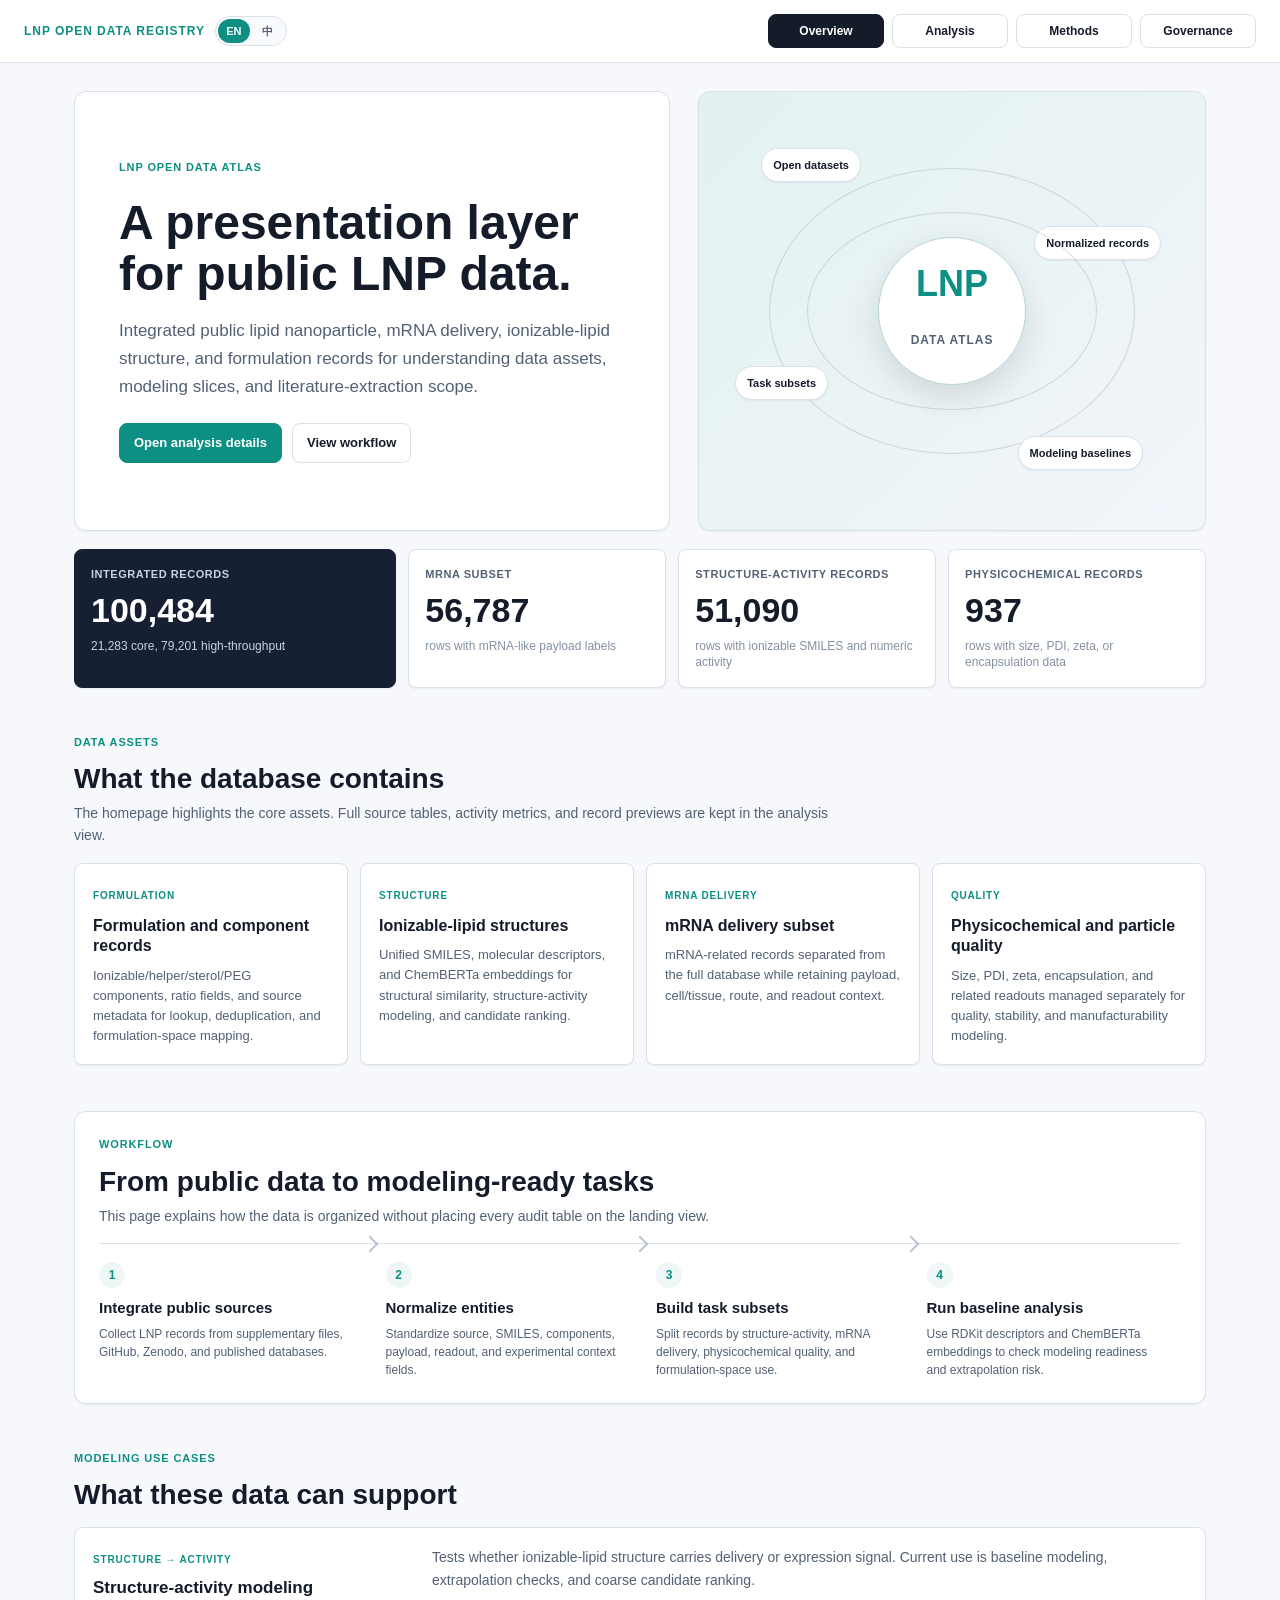
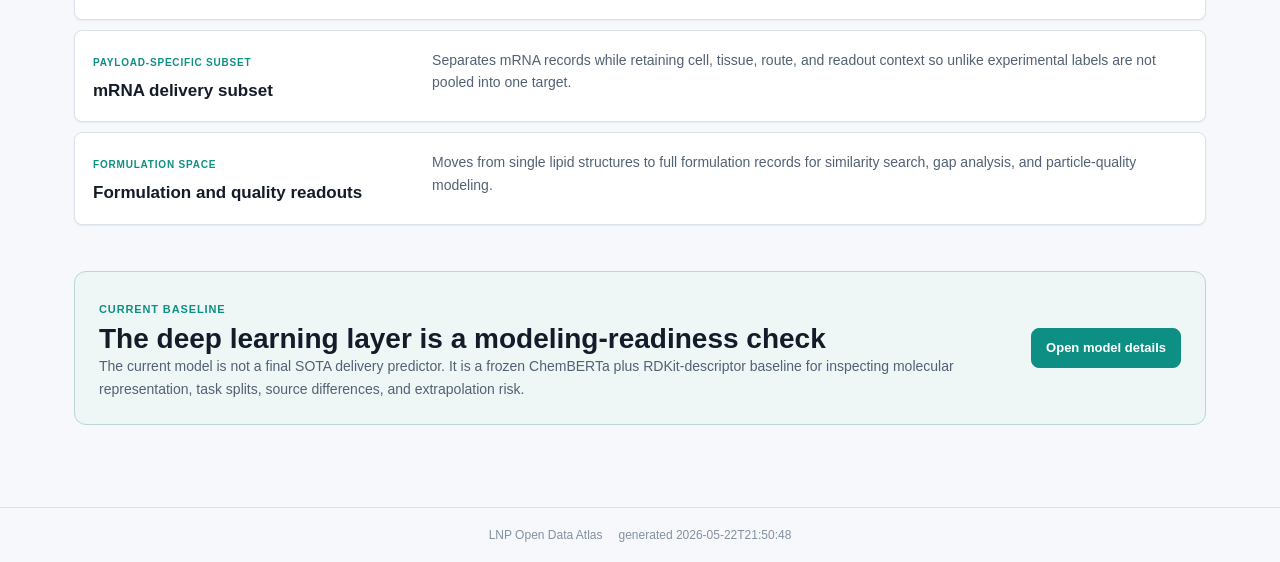
<file: index.html>
<!DOCTYPE html>
<html lang="en">
<head>
  <meta charset="UTF-8">
  <meta name="viewport" content="width=device-width, initial-scale=1.0">
  <title>LNP Open Data Atlas</title>
  <link rel="stylesheet" href="styles.css">
</head>
<body class="story-page">
  <header class="site-header story-header">
    <div class="header-inner">
      <div class="header-title">
        <div class="brand-row">
          <div class="brand">LNP Open Data Registry</div>
          <nav class="language-switch" aria-label="Language">
            <a class="language-option active" href="index.html" aria-current="page">EN</a>
            <a class="language-option" href="zh.html">中</a>
          </nav>
        </div>
      </div>
      <nav class="header-actions" aria-label="Site actions">
        <a class="header-link active" href="index.html" aria-current="page">Overview</a>
        <a class="header-link" href="analysis.html">Analysis</a>
        <a class="header-link" href="processing.html">Methods</a>
        <a class="header-link" href="governance.html">Governance</a>
      </nav>
    </div>
  </header>

  <main class="container story-container">
    <div class="loading" id="loadingPanel">
      <div class="spinner"></div>
      <span>Loading LNP data assets</span>
    </div>

    <div id="errorPanel" class="error-panel" hidden></div>

    <div id="mainContent" hidden>
      <section class="story-hero">
        <div class="story-hero-copy">
          <span class="kicker">LNP Open Data Atlas</span>
          <h1>A presentation layer for public LNP data.</h1>
          <p>Integrated public lipid nanoparticle, mRNA delivery, ionizable-lipid structure, and formulation records for understanding data assets, modeling slices, and literature-extraction scope.</p>
          <div class="story-actions">
            <a class="story-button primary" href="analysis.html">Open analysis details</a>
            <a class="story-button" href="#workflowStory">View workflow</a>
          </div>
        </div>
        <div class="story-hero-visual" aria-label="LNP data workflow">
          <div class="atlas-orbit">
            <span>Open datasets</span>
            <span>Normalized records</span>
            <span>Task subsets</span>
            <span>Modeling baselines</span>
          </div>
          <div class="atlas-core">
            <strong>LNP</strong>
            <span>Data Atlas</span>
          </div>
        </div>
      </section>

      <section class="story-metrics" aria-label="Database counts">
        <article class="story-metric primary">
          <span>Integrated records</span>
          <strong id="statCombined">-</strong>
          <small id="statCoreHigh">-</small>
        </article>
        <article class="story-metric">
          <span>mRNA subset</span>
          <strong id="statMrna">-</strong>
          <small id="statMrnaSub">-</small>
        </article>
        <article class="story-metric">
          <span>Structure-activity records</span>
          <strong id="statStructure">-</strong>
          <small id="statStructureSub">-</small>
        </article>
        <article class="story-metric">
          <span>Physicochemical records</span>
          <strong id="statPhyschem">-</strong>
          <small id="statPhyschemSub">-</small>
        </article>
      </section>

      <section class="story-section">
        <div class="story-section-head">
          <span class="kicker">Data assets</span>
          <h2>What the database contains</h2>
          <p>The homepage highlights the core assets. Full source tables, activity metrics, and record previews are kept in the analysis view.</p>
        </div>
        <div class="story-card-grid">
          <article class="story-card">
            <span class="story-card-tag">Formulation</span>
            <h3>Formulation and component records</h3>
            <p>Ionizable/helper/sterol/PEG components, ratio fields, and source metadata for lookup, deduplication, and formulation-space mapping.</p>
          </article>
          <article class="story-card">
            <span class="story-card-tag">Structure</span>
            <h3>Ionizable-lipid structures</h3>
            <p>Unified SMILES, molecular descriptors, and ChemBERTa embeddings for structural similarity, structure-activity modeling, and candidate ranking.</p>
          </article>
          <article class="story-card">
            <span class="story-card-tag">mRNA delivery</span>
            <h3>mRNA delivery subset</h3>
            <p>mRNA-related records separated from the full database while retaining payload, cell/tissue, route, and readout context.</p>
          </article>
          <article class="story-card">
            <span class="story-card-tag">Quality</span>
            <h3>Physicochemical and particle quality</h3>
            <p>Size, PDI, zeta, encapsulation, and related readouts managed separately for quality, stability, and manufacturability modeling.</p>
          </article>
        </div>
      </section>

      <section class="story-section workflow-story" id="workflowStory">
        <div class="story-section-head">
          <span class="kicker">Workflow</span>
          <h2>From public data to modeling-ready tasks</h2>
          <p>This page explains how the data is organized without placing every audit table on the landing view.</p>
        </div>
        <div class="story-flow">
          <article>
            <strong>1</strong>
            <h3>Integrate public sources</h3>
            <p>Collect LNP records from supplementary files, GitHub, Zenodo, and published databases.</p>
          </article>
          <article>
            <strong>2</strong>
            <h3>Normalize entities</h3>
            <p>Standardize source, SMILES, components, payload, readout, and experimental context fields.</p>
          </article>
          <article>
            <strong>3</strong>
            <h3>Build task subsets</h3>
            <p>Split records by structure-activity, mRNA delivery, physicochemical quality, and formulation-space use.</p>
          </article>
          <article>
            <strong>4</strong>
            <h3>Run baseline analysis</h3>
            <p>Use RDKit descriptors and ChemBERTa embeddings to check modeling readiness and extrapolation risk.</p>
          </article>
        </div>
      </section>

      <section class="story-section">
        <div class="story-section-head">
          <span class="kicker">Modeling use cases</span>
          <h2>What these data can support</h2>
        </div>
        <div class="story-use-list">
          <article>
            <div>
              <span>Structure → Activity</span>
              <h3>Structure-activity modeling</h3>
            </div>
            <p>Tests whether ionizable-lipid structure carries delivery or expression signal. Current use is baseline modeling, extrapolation checks, and coarse candidate ranking.</p>
          </article>
          <article>
            <div>
              <span>Payload-specific subset</span>
              <h3>mRNA delivery subset</h3>
            </div>
            <p>Separates mRNA records while retaining cell, tissue, route, and readout context so unlike experimental labels are not pooled into one target.</p>
          </article>
          <article>
            <div>
              <span>Formulation space</span>
              <h3>Formulation and quality readouts</h3>
            </div>
            <p>Moves from single lipid structures to full formulation records for similarity search, gap analysis, and particle-quality modeling.</p>
          </article>
        </div>
      </section>

      <section class="story-section model-summary">
        <div>
          <span class="kicker">Current baseline</span>
          <h2>The deep learning layer is a modeling-readiness check</h2>
          <p>The current model is not a final SOTA delivery predictor. It is a frozen ChemBERTa plus RDKit-descriptor baseline for inspecting molecular representation, task splits, source differences, and extrapolation risk.</p>
        </div>
        <a class="story-button primary" href="analysis.html#deepLearningSection">Open model details</a>
      </section>
    </div>
  </main>

  <footer class="site-footer">
    <span>LNP Open Data Atlas</span>
    <span id="footerUpdated">-</span>
  </footer>

  <script src="app.js"></script>
</body>
</html>
</file>
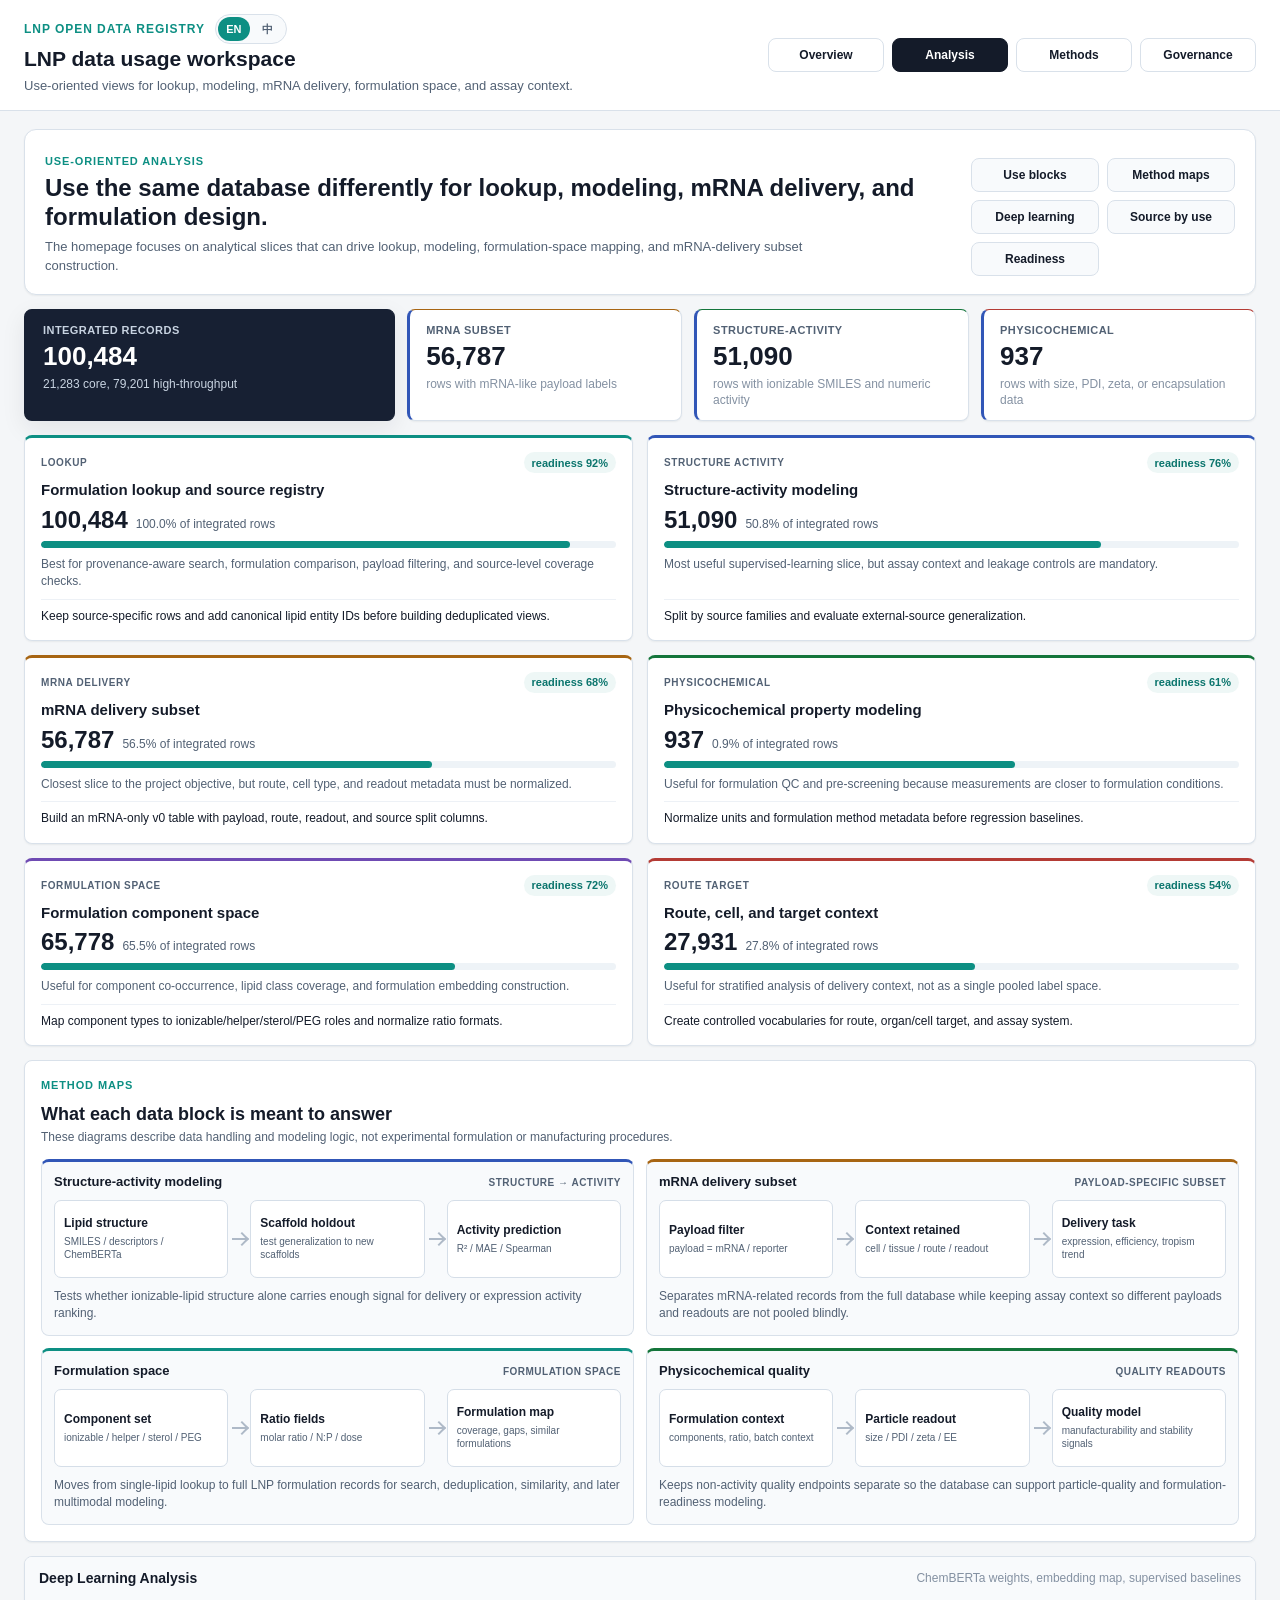
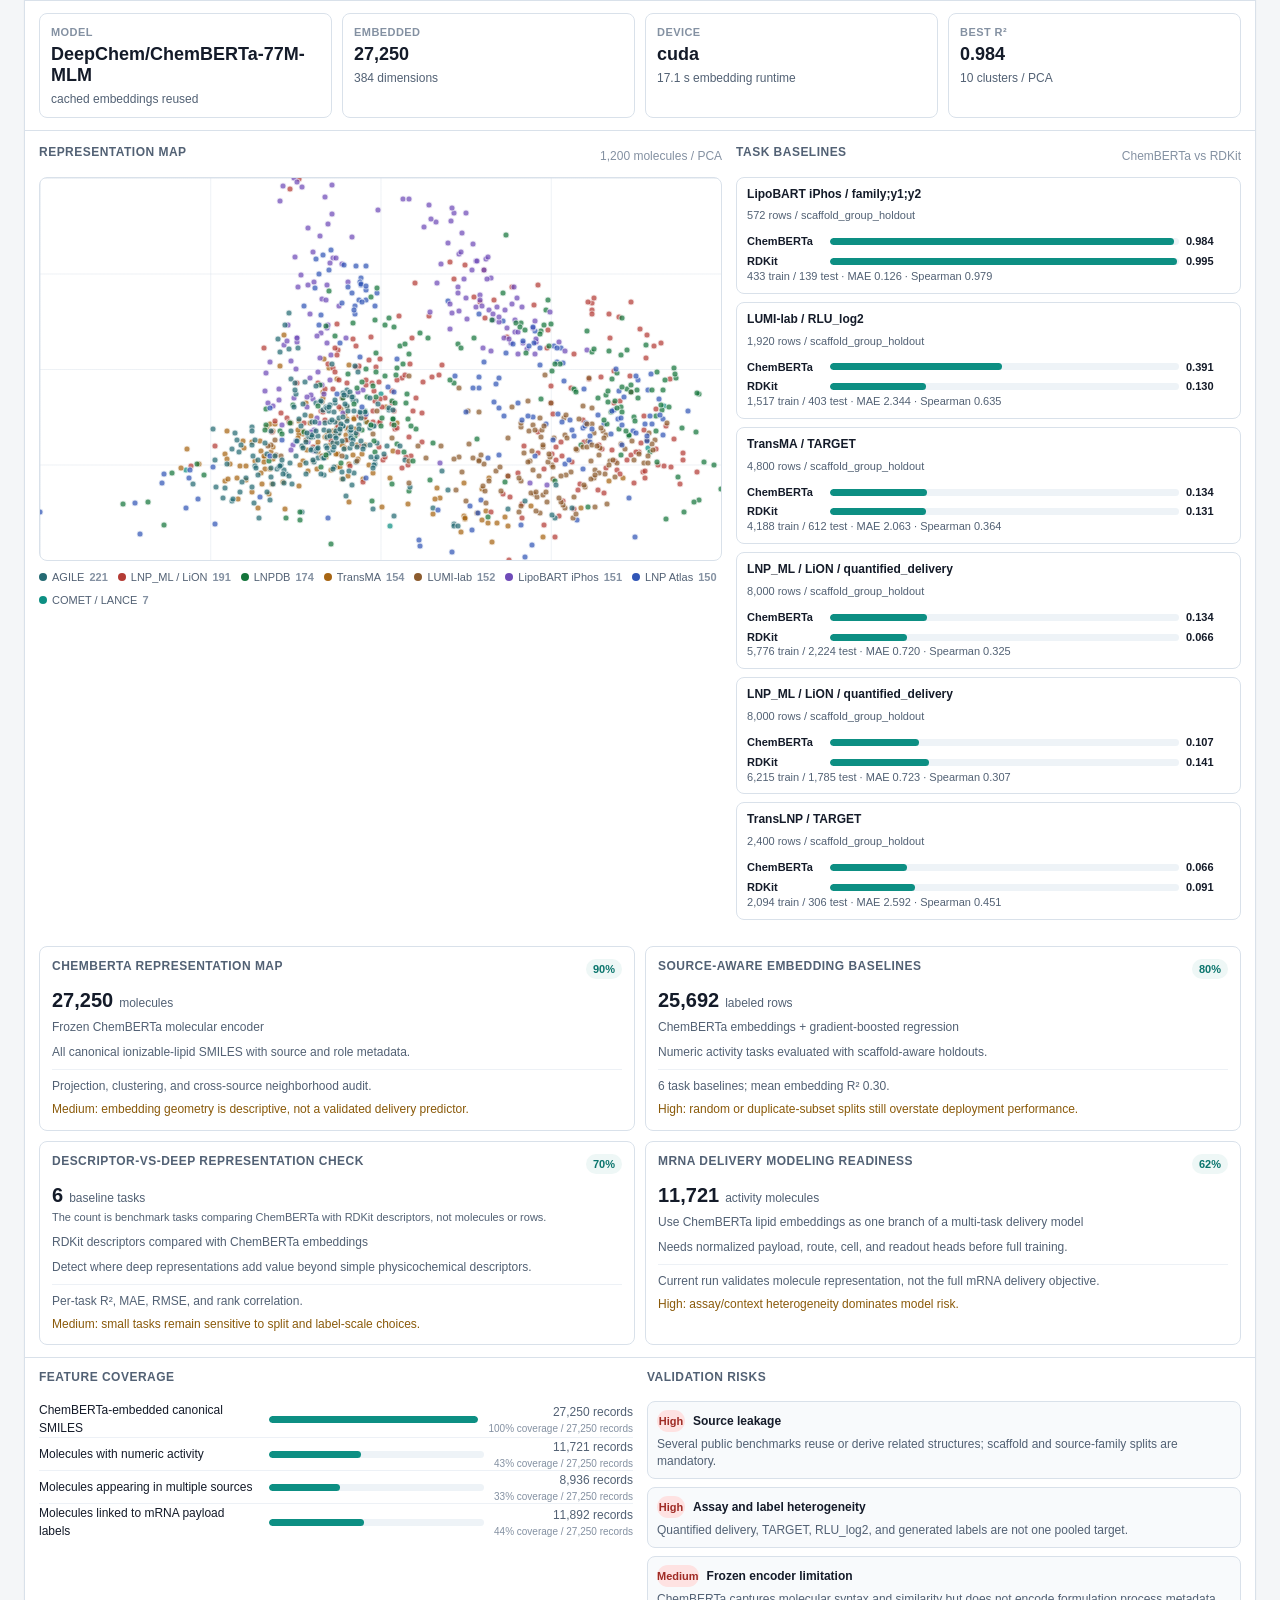
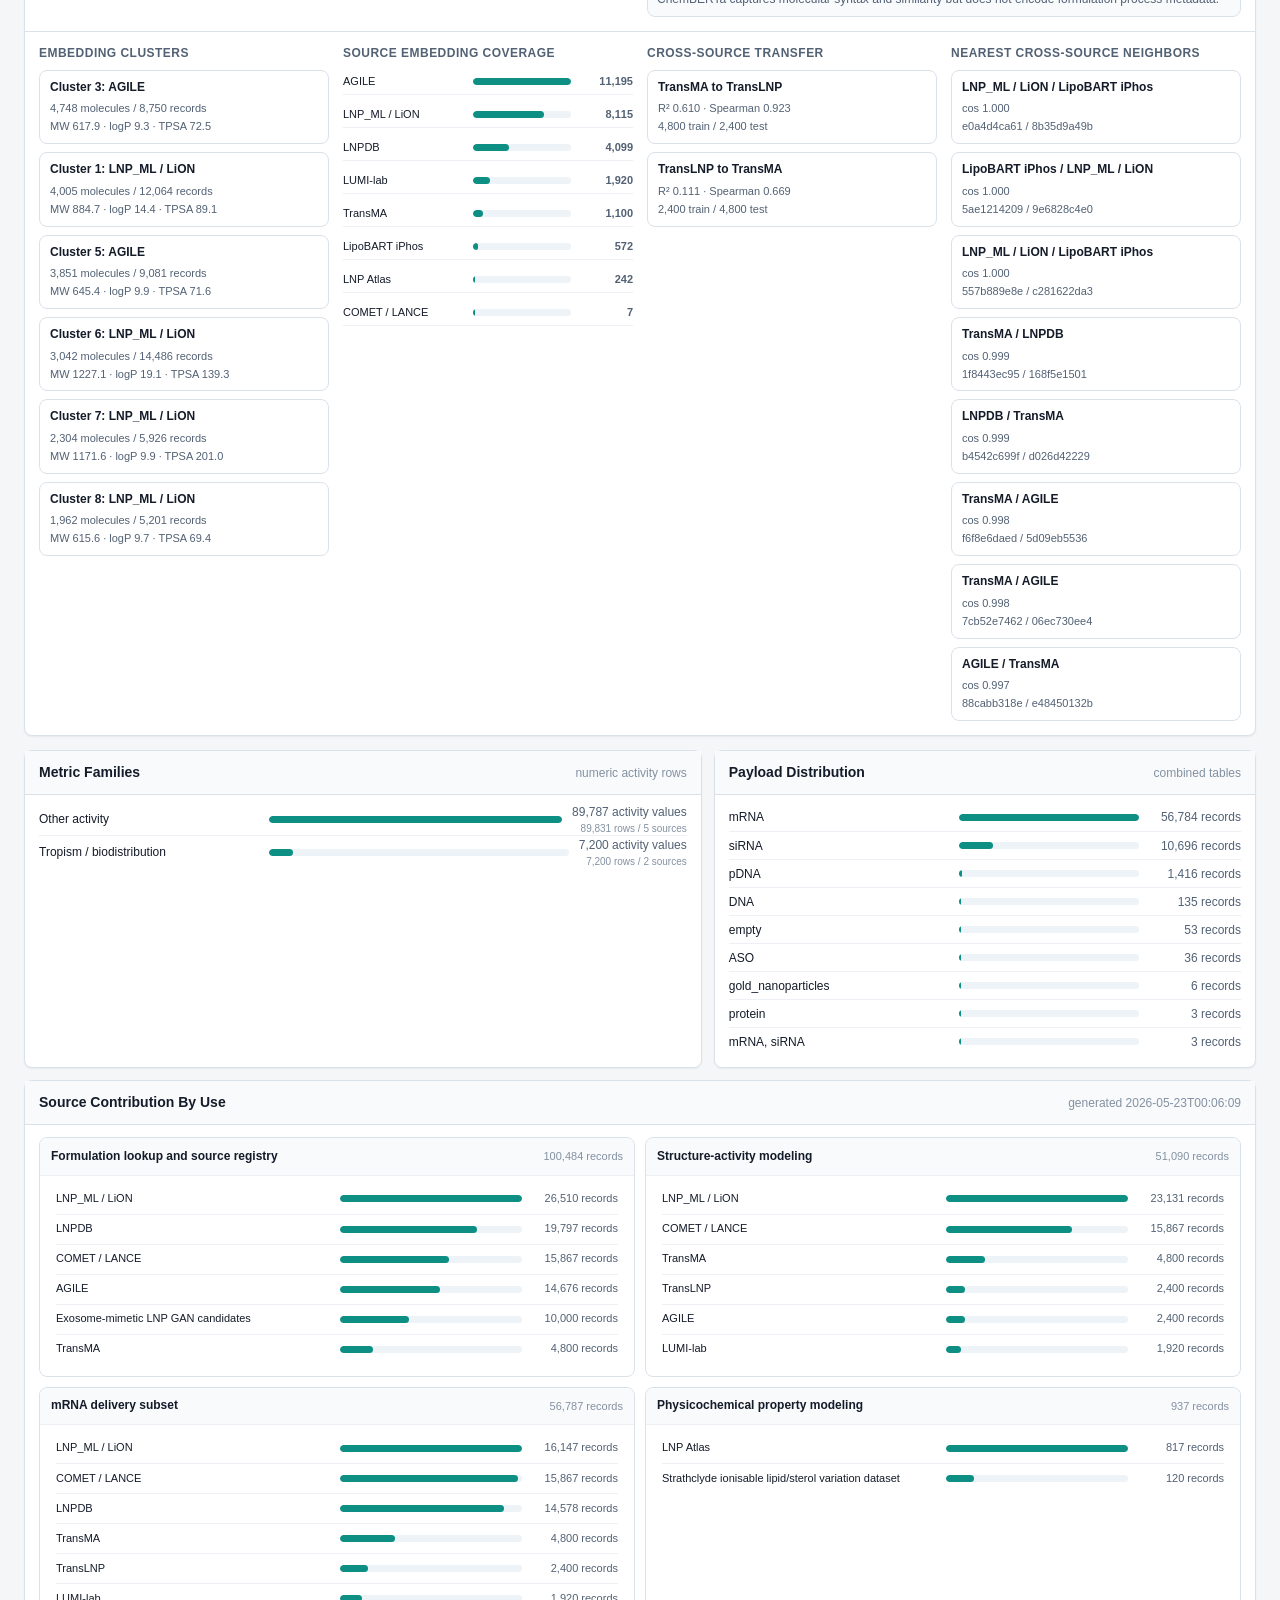
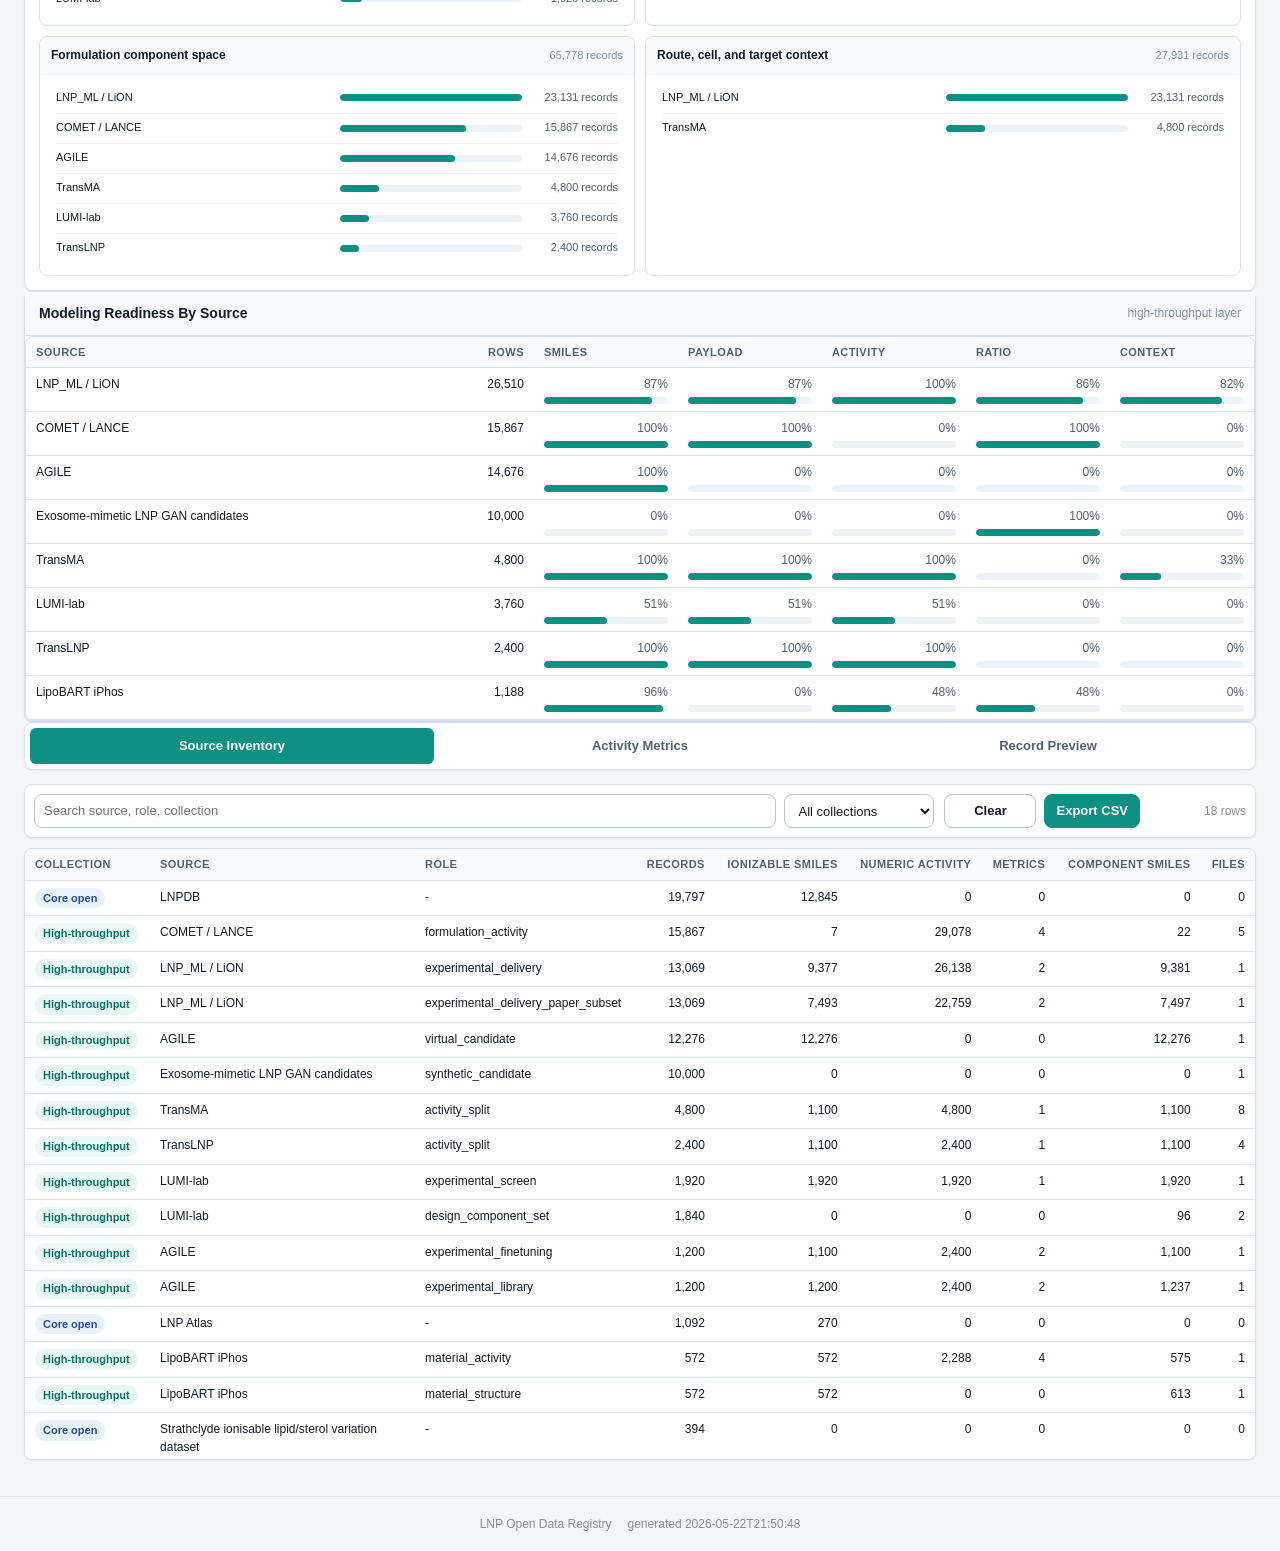
<file: analysis.html>
<!DOCTYPE html>
<html lang="en">
<head>
  <meta charset="UTF-8">
  <meta name="viewport" content="width=device-width, initial-scale=1.0">
  <title>LNP Data Usage Workspace</title>
  <link rel="stylesheet" href="styles.css">
</head>
<body>
  <header class="site-header">
    <div class="header-inner">
      <div class="header-title">
        <div class="brand-row">
          <div class="brand">LNP Open Data Registry</div>
          <nav class="language-switch" aria-label="Language">
            <a class="language-option active" href="analysis.html" aria-current="page">EN</a>
            <a class="language-option" href="analysis_zh.html">中</a>
          </nav>
        </div>
        <h1>LNP data usage workspace</h1>
        <p class="subtitle">Use-oriented views for lookup, modeling, mRNA delivery, formulation space, and assay context.</p>
      </div>
      <nav class="header-actions" aria-label="Site actions">
        <a class="header-link" href="index.html">Overview</a>
        <a class="header-link active" href="analysis.html" aria-current="page">Analysis</a>
        <a class="header-link" href="processing.html">Methods</a>
        <a class="header-link" href="governance.html">Governance</a>
      </nav>
    </div>
  </header>

  <main class="container">
    <div class="loading" id="loadingPanel">
      <div class="spinner"></div>
      <span>Loading LNP data assets</span>
    </div>

    <div id="errorPanel" class="error-panel" hidden></div>

    <div id="mainContent" hidden>
      <section class="dashboard-intro">
        <div class="intro-copy">
          <span class="kicker">Use-oriented analysis</span>
          <h2>Use the same database differently for lookup, modeling, mRNA delivery, and formulation design.</h2>
          <p>The homepage focuses on analytical slices that can drive lookup, modeling, formulation-space mapping, and mRNA-delivery subset construction.</p>
        </div>
        <nav class="section-nav" aria-label="Dashboard sections">
          <a href="#usageBlockGrid">Use blocks</a>
          <a href="#methodMaps">Method maps</a>
          <a href="#deepLearningSection">Deep learning</a>
          <a href="#useSourceMatrix">Source by use</a>
          <a href="#readinessSection">Readiness</a>
        </nav>
      </section>

      <section class="stats-grid" aria-label="Database counts">
        <div class="stat-card primary">
          <span class="stat-label">Integrated Records</span>
          <strong class="stat-value" id="statCombined">-</strong>
          <span class="stat-sub" id="statCoreHigh">-</span>
        </div>
        <div class="stat-card amber">
          <span class="stat-label">mRNA Subset</span>
          <strong class="stat-value" id="statMrna">-</strong>
          <span class="stat-sub" id="statMrnaSub">-</span>
        </div>
        <div class="stat-card green">
          <span class="stat-label">Structure-Activity</span>
          <strong class="stat-value" id="statStructure">-</strong>
          <span class="stat-sub" id="statStructureSub">-</span>
        </div>
        <div class="stat-card red">
          <span class="stat-label">Physicochemical</span>
          <strong class="stat-value" id="statPhyschem">-</strong>
          <span class="stat-sub" id="statPhyschemSub">-</span>
        </div>
      </section>

      <section class="usage-grid" id="usageBlockGrid" aria-label="Data use blocks"></section>

      <section class="method-section" id="methodMaps" aria-label="Method maps">
        <div class="method-head">
          <span class="kicker">Method maps</span>
          <h2>What each data block is meant to answer</h2>
          <p>These diagrams describe data handling and modeling logic, not experimental formulation or manufacturing procedures.</p>
        </div>
        <div class="method-grid">
          <article class="method-card structure">
            <div class="method-title">
              <span>Structure-activity modeling</span>
              <b>Structure → Activity</b>
            </div>
            <div class="flow-diagram">
              <div class="flow-node molecule">
                <strong>Lipid structure</strong>
                <span>SMILES / descriptors / ChemBERTa</span>
              </div>
              <div class="flow-arrow" aria-hidden="true"></div>
              <div class="flow-node split">
                <strong>Scaffold holdout</strong>
                <span>test generalization to new scaffolds</span>
              </div>
              <div class="flow-arrow" aria-hidden="true"></div>
              <div class="flow-node output">
                <strong>Activity prediction</strong>
                <span>R² / MAE / Spearman</span>
              </div>
            </div>
            <p>Tests whether ionizable-lipid structure alone carries enough signal for delivery or expression activity ranking.</p>
          </article>

          <article class="method-card mrna">
            <div class="method-title">
              <span>mRNA delivery subset</span>
              <b>Payload-specific subset</b>
            </div>
            <div class="flow-diagram">
              <div class="flow-node filter">
                <strong>Payload filter</strong>
                <span>payload = mRNA / reporter</span>
              </div>
              <div class="flow-arrow" aria-hidden="true"></div>
              <div class="flow-node context">
                <strong>Context retained</strong>
                <span>cell / tissue / route / readout</span>
              </div>
              <div class="flow-arrow" aria-hidden="true"></div>
              <div class="flow-node output">
                <strong>Delivery task</strong>
                <span>expression, efficiency, tropism trend</span>
              </div>
            </div>
            <p>Separates mRNA-related records from the full database while keeping assay context so different payloads and readouts are not pooled blindly.</p>
          </article>

          <article class="method-card formulation">
            <div class="method-title">
              <span>Formulation space</span>
              <b>Formulation space</b>
            </div>
            <div class="flow-diagram">
              <div class="flow-node components">
                <strong>Component set</strong>
                <span>ionizable / helper / sterol / PEG</span>
              </div>
              <div class="flow-arrow" aria-hidden="true"></div>
              <div class="flow-node ratio">
                <strong>Ratio fields</strong>
                <span>molar ratio / N:P / dose</span>
              </div>
              <div class="flow-arrow" aria-hidden="true"></div>
              <div class="flow-node map">
                <strong>Formulation map</strong>
                <span>coverage, gaps, similar formulations</span>
              </div>
            </div>
            <p>Moves from single-lipid lookup to full LNP formulation records for search, deduplication, similarity, and later multimodal modeling.</p>
          </article>

          <article class="method-card quality">
            <div class="method-title">
              <span>Physicochemical quality</span>
              <b>Quality readouts</b>
            </div>
            <div class="flow-diagram">
              <div class="flow-node process">
                <strong>Formulation context</strong>
                <span>components, ratio, batch context</span>
              </div>
              <div class="flow-arrow" aria-hidden="true"></div>
              <div class="flow-node measure">
                <strong>Particle readout</strong>
                <span>size / PDI / zeta / EE</span>
              </div>
              <div class="flow-arrow" aria-hidden="true"></div>
              <div class="flow-node output">
                <strong>Quality model</strong>
                <span>manufacturability and stability signals</span>
              </div>
            </div>
            <p>Keeps non-activity quality endpoints separate so the database can support particle-quality and formulation-readiness modeling.</p>
          </article>
        </div>
      </section>

      <section class="panel dl-panel" id="deepLearningSection">
        <div class="panel-head">
          <h2>Deep Learning Analysis</h2>
          <span class="panel-meta">ChemBERTa weights, embedding map, supervised baselines</span>
        </div>
        <div class="dl-run-grid" id="dlRunGrid"></div>
        <div class="dl-visual-grid">
          <section>
            <div class="dl-section-head">
              <h3>Representation Map</h3>
              <span id="dlProjectionMeta">-</span>
            </div>
            <div class="embedding-plot" id="dlEmbeddingPlot"></div>
            <div class="embedding-legend" id="dlEmbeddingLegend"></div>
          </section>
          <section>
            <div class="dl-section-head">
              <h3>Task Baselines</h3>
              <span>ChemBERTa vs RDKit</span>
            </div>
            <div class="dl-benchmark-list" id="dlBenchmarkList"></div>
          </section>
        </div>
        <div class="dl-grid" id="dlTaskGrid"></div>
        <div class="dl-bottom">
          <section>
            <h3>Feature Coverage</h3>
            <div class="bar-list" id="dlFeatureBars"></div>
          </section>
          <section>
            <h3>Validation Risks</h3>
            <div class="dl-risk-list" id="dlRiskList"></div>
          </section>
        </div>
        <div class="dl-extra-grid">
          <section>
            <h3>Embedding Clusters</h3>
            <div class="dl-cluster-list" id="dlClusterList"></div>
          </section>
          <section>
            <h3>Source Embedding Coverage</h3>
            <div class="dl-source-list" id="dlSourceEmbeddingList"></div>
          </section>
          <section>
            <h3>Cross-source Transfer</h3>
            <div class="dl-transfer-list" id="dlTransferList"></div>
          </section>
          <section>
            <h3>Nearest Cross-source Neighbors</h3>
            <div class="dl-neighbor-list" id="dlNeighborList"></div>
          </section>
        </div>
      </section>

      <div class="layout-two">
        <section class="panel">
          <div class="panel-head">
            <h2>Metric Families</h2>
            <span class="panel-meta">numeric activity rows</span>
          </div>
          <div class="bar-list" id="metricFamilyBars"></div>
        </section>
        <section class="panel">
          <div class="panel-head">
            <h2>Payload Distribution</h2>
            <span class="panel-meta">combined tables</span>
          </div>
          <div class="bar-list" id="payloadBars"></div>
        </section>
      </div>

      <section class="panel">
        <div class="panel-head">
          <h2>Source Contribution By Use</h2>
          <span class="panel-meta" id="overviewGenerated">-</span>
        </div>
        <div class="use-source-matrix" id="useSourceMatrix"></div>
      </section>

      <section class="panel" id="readinessSection">
        <div class="panel-head">
          <h2>Modeling Readiness By Source</h2>
          <span class="panel-meta">high-throughput layer</span>
        </div>
        <div class="table-wrap static-table">
          <table>
            <thead>
              <tr>
                <th>Source</th>
                <th class="num">Rows</th>
                <th>SMILES</th>
                <th>Payload</th>
                <th>Activity</th>
                <th>Ratio</th>
                <th>Context</th>
              </tr>
            </thead>
            <tbody id="readinessTable"></tbody>
          </table>
        </div>
      </section>

      <nav class="tabs" aria-label="Detailed data sections">
        <button class="tab active" type="button" data-tab="sources">Source Inventory</button>
        <button class="tab" type="button" data-tab="activity">Activity Metrics</button>
        <button class="tab" type="button" data-tab="records">Record Preview</button>
      </nav>

      <section class="tab-panel active" id="tab-sources">
        <div class="toolbar">
          <div class="toolbar-filters">
            <input type="search" id="sourceSearch" placeholder="Search source, role, collection">
            <select id="sourceCollectionFilter">
              <option value="">All collections</option>
              <option value="core_open">Core open</option>
              <option value="high_throughput">High-throughput</option>
            </select>
          </div>
          <div class="toolbar-actions">
            <button class="btn" type="button" id="clearSourceFilters">Clear</button>
            <button class="btn primary" type="button" id="downloadSourcesBtn">Export CSV</button>
          </div>
          <span class="table-info" id="sourceInfo">-</span>
        </div>
        <div class="table-wrap">
          <table>
            <thead>
              <tr>
                <th data-source-sort="collection">Collection</th>
                <th data-source-sort="source_dataset">Source</th>
                <th data-source-sort="record_role">Role</th>
                <th data-source-sort="records" class="num">Records</th>
                <th data-source-sort="unique_ionizable_smiles" class="num">Ionizable SMILES</th>
                <th data-source-sort="numeric_activity_values" class="num">Numeric Activity</th>
                <th data-source-sort="activity_metrics" class="num">Metrics</th>
                <th data-source-sort="unique_component_smiles" class="num">Component SMILES</th>
                <th data-source-sort="source_files" class="num">Files</th>
              </tr>
            </thead>
            <tbody id="sourceTable"></tbody>
          </table>
        </div>
      </section>

      <section class="tab-panel" id="tab-activity">
        <div class="toolbar">
          <div class="toolbar-filters">
            <input type="search" id="activitySearch" placeholder="Search source, role, metric">
          </div>
          <div class="toolbar-actions">
            <button class="btn" type="button" id="clearActivityFilters">Clear</button>
            <button class="btn primary" type="button" id="downloadActivityBtn">Export CSV</button>
          </div>
          <span class="table-info" id="activityInfo">-</span>
        </div>
        <div class="layout-two activity-layout">
          <div class="table-wrap">
            <table>
              <thead>
                <tr>
                  <th data-activity-sort="source_dataset">Source</th>
                  <th data-activity-sort="record_role">Role</th>
                  <th data-activity-sort="metric">Metric</th>
                  <th data-activity-sort="rows" class="num">Rows</th>
                  <th data-activity-sort="numeric_rows" class="num">Numeric</th>
                  <th data-activity-sort="avg_value" class="num">Average</th>
                  <th data-activity-sort="min_value" class="num">Min</th>
                  <th data-activity-sort="max_value" class="num">Max</th>
                </tr>
              </thead>
              <tbody id="activityTable"></tbody>
            </table>
          </div>
          <section class="panel">
            <div class="panel-head">
              <h2>Component Coverage</h2>
              <span class="panel-meta">normalized components</span>
            </div>
            <div class="component-list" id="componentList"></div>
          </section>
        </div>
      </section>

      <section class="tab-panel" id="tab-records">
        <div class="toolbar">
          <div class="toolbar-filters">
            <input type="search" id="recordSearch" placeholder="Search source, DOI, lipid, SMILES, payload">
            <select id="recordCollectionFilter">
              <option value="">All collections</option>
              <option value="core_open">Core open</option>
              <option value="high_throughput">High-throughput</option>
            </select>
          </div>
          <div class="toolbar-actions">
            <button class="btn" type="button" id="clearRecordFilters">Clear</button>
            <button class="btn primary" type="button" id="downloadRecordsBtn">Export CSV</button>
          </div>
          <span class="table-info" id="recordInfo">-</span>
        </div>
        <div class="table-wrap">
          <table>
            <thead>
              <tr>
                <th>Collection</th>
                <th>Source</th>
                <th>Role</th>
                <th>DOI</th>
                <th>Lipid</th>
                <th>Ionizable SMILES</th>
                <th>Payload</th>
                <th>Context</th>
                <th>Metric</th>
                <th class="num">Value</th>
              </tr>
            </thead>
            <tbody id="recordTable"></tbody>
          </table>
        </div>
        <div class="pagination">
          <button class="btn" type="button" id="recordPrevBtn">Previous</button>
          <span id="recordPageInfo">-</span>
          <button class="btn" type="button" id="recordNextBtn">Next</button>
        </div>
      </section>
    </div>
  </main>

  <div class="modal-backdrop" id="detailModal" hidden>
    <div class="modal" role="dialog" aria-modal="true" aria-labelledby="detailTitle">
      <div class="modal-head">
        <h2 id="detailTitle">Record Detail</h2>
        <button class="modal-close" type="button" id="closeDetailBtn">Close</button>
      </div>
      <div class="modal-body" id="detailBody"></div>
    </div>
  </div>

  <footer class="site-footer">
    <span>LNP Open Data Registry</span>
    <span id="footerUpdated">-</span>
  </footer>

  <script src="app.js"></script>
</body>
</html>
</file>
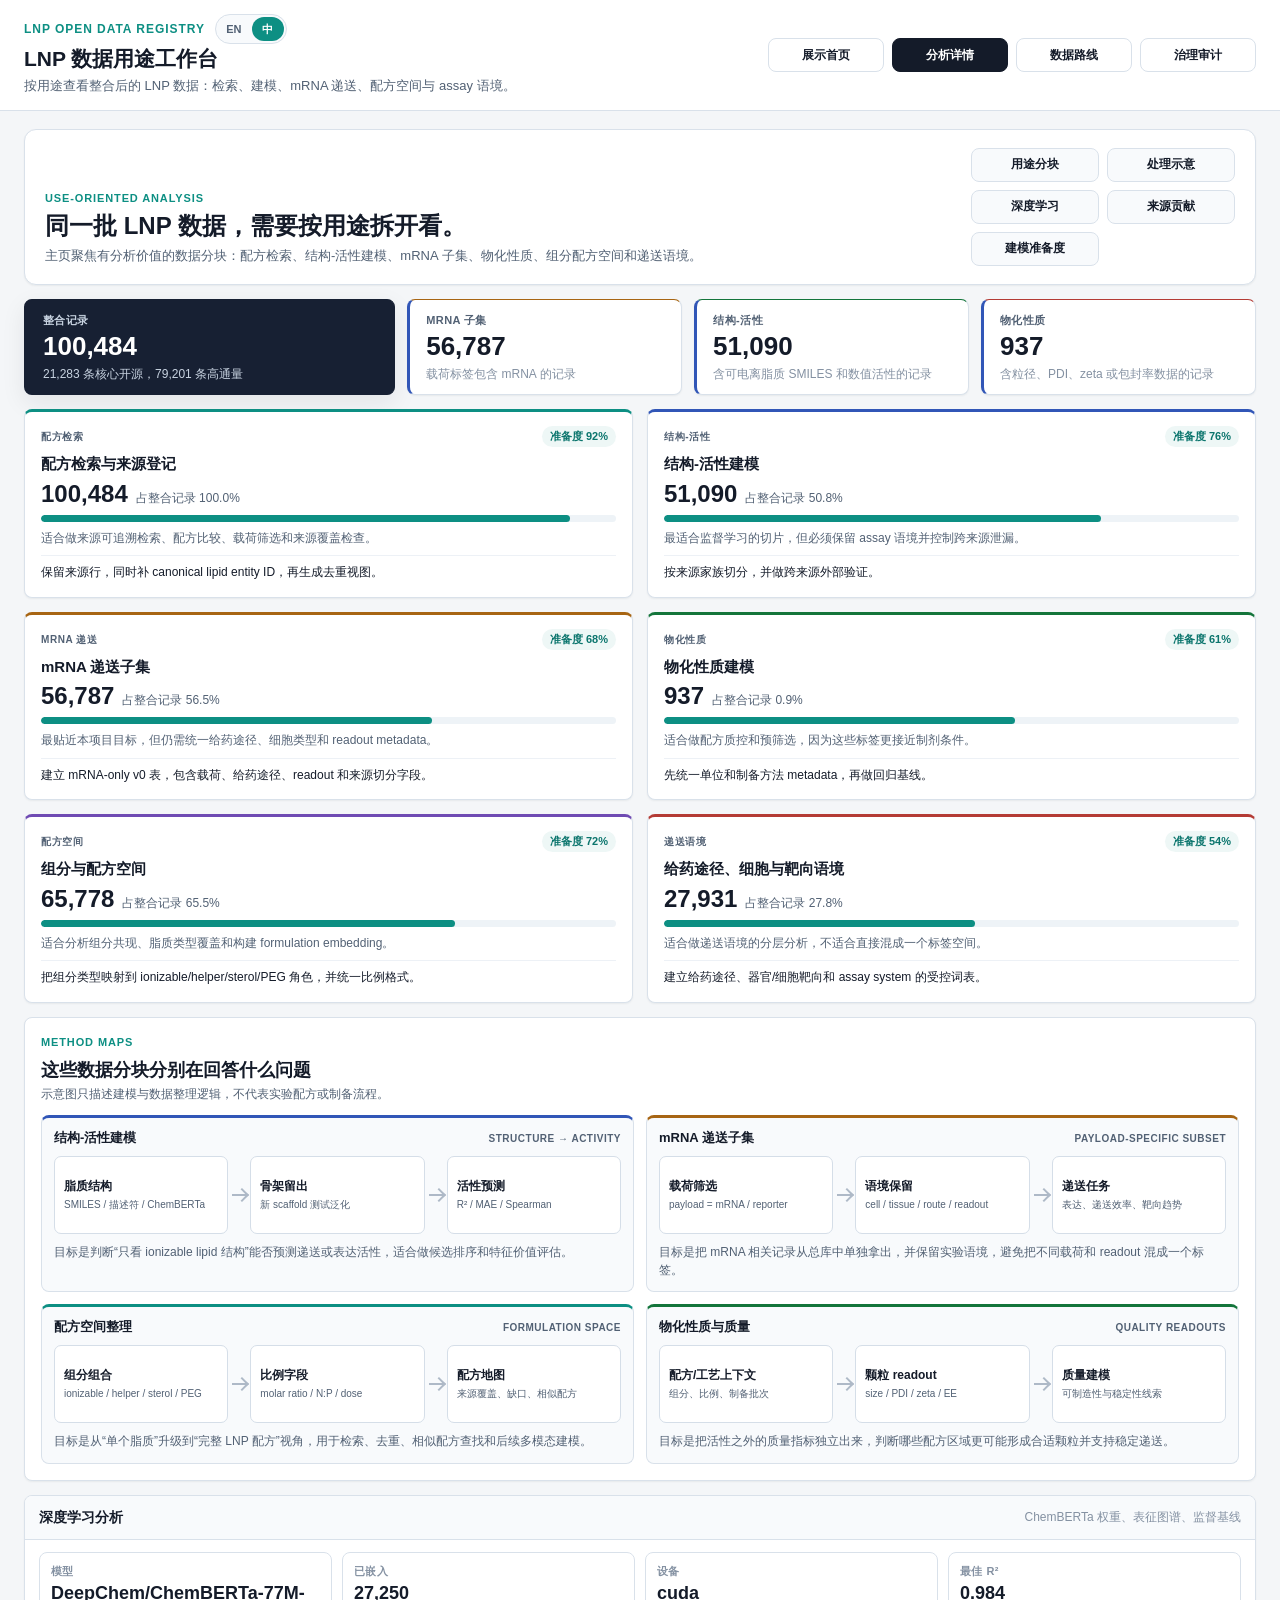
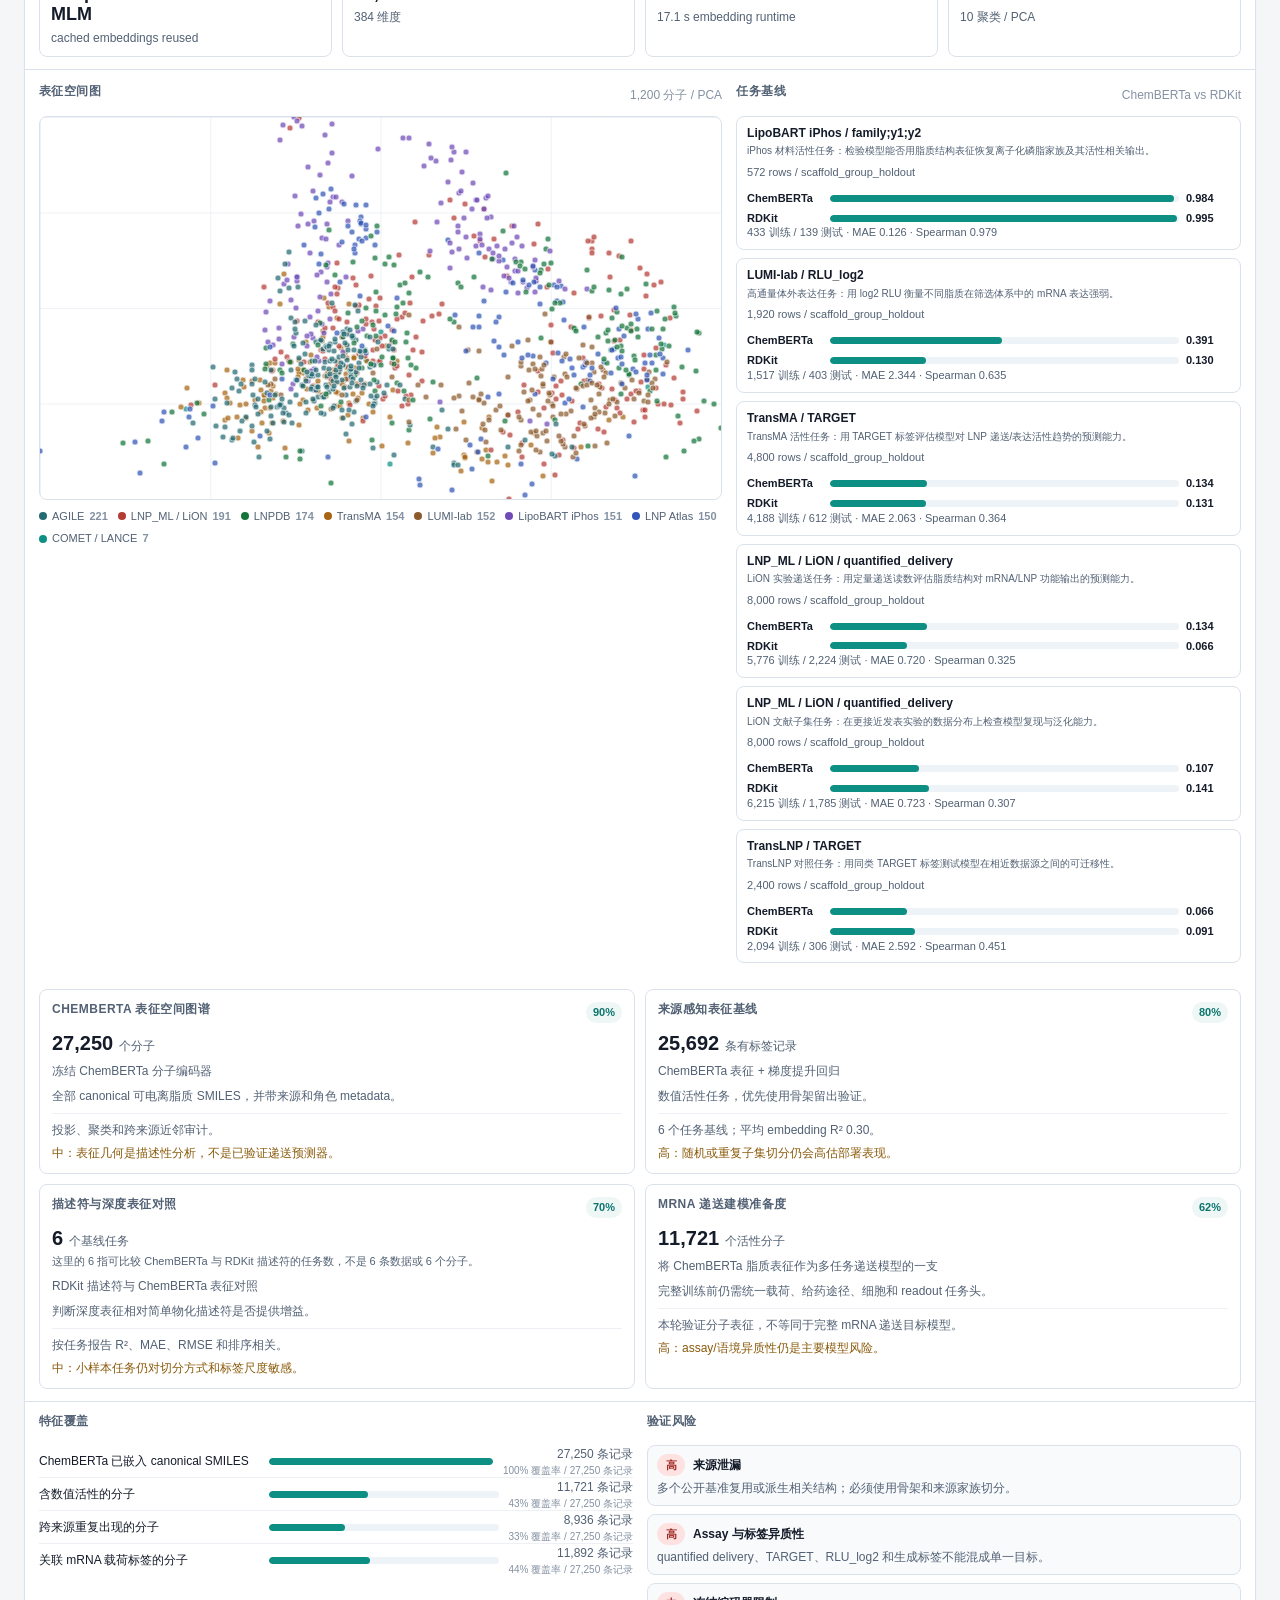
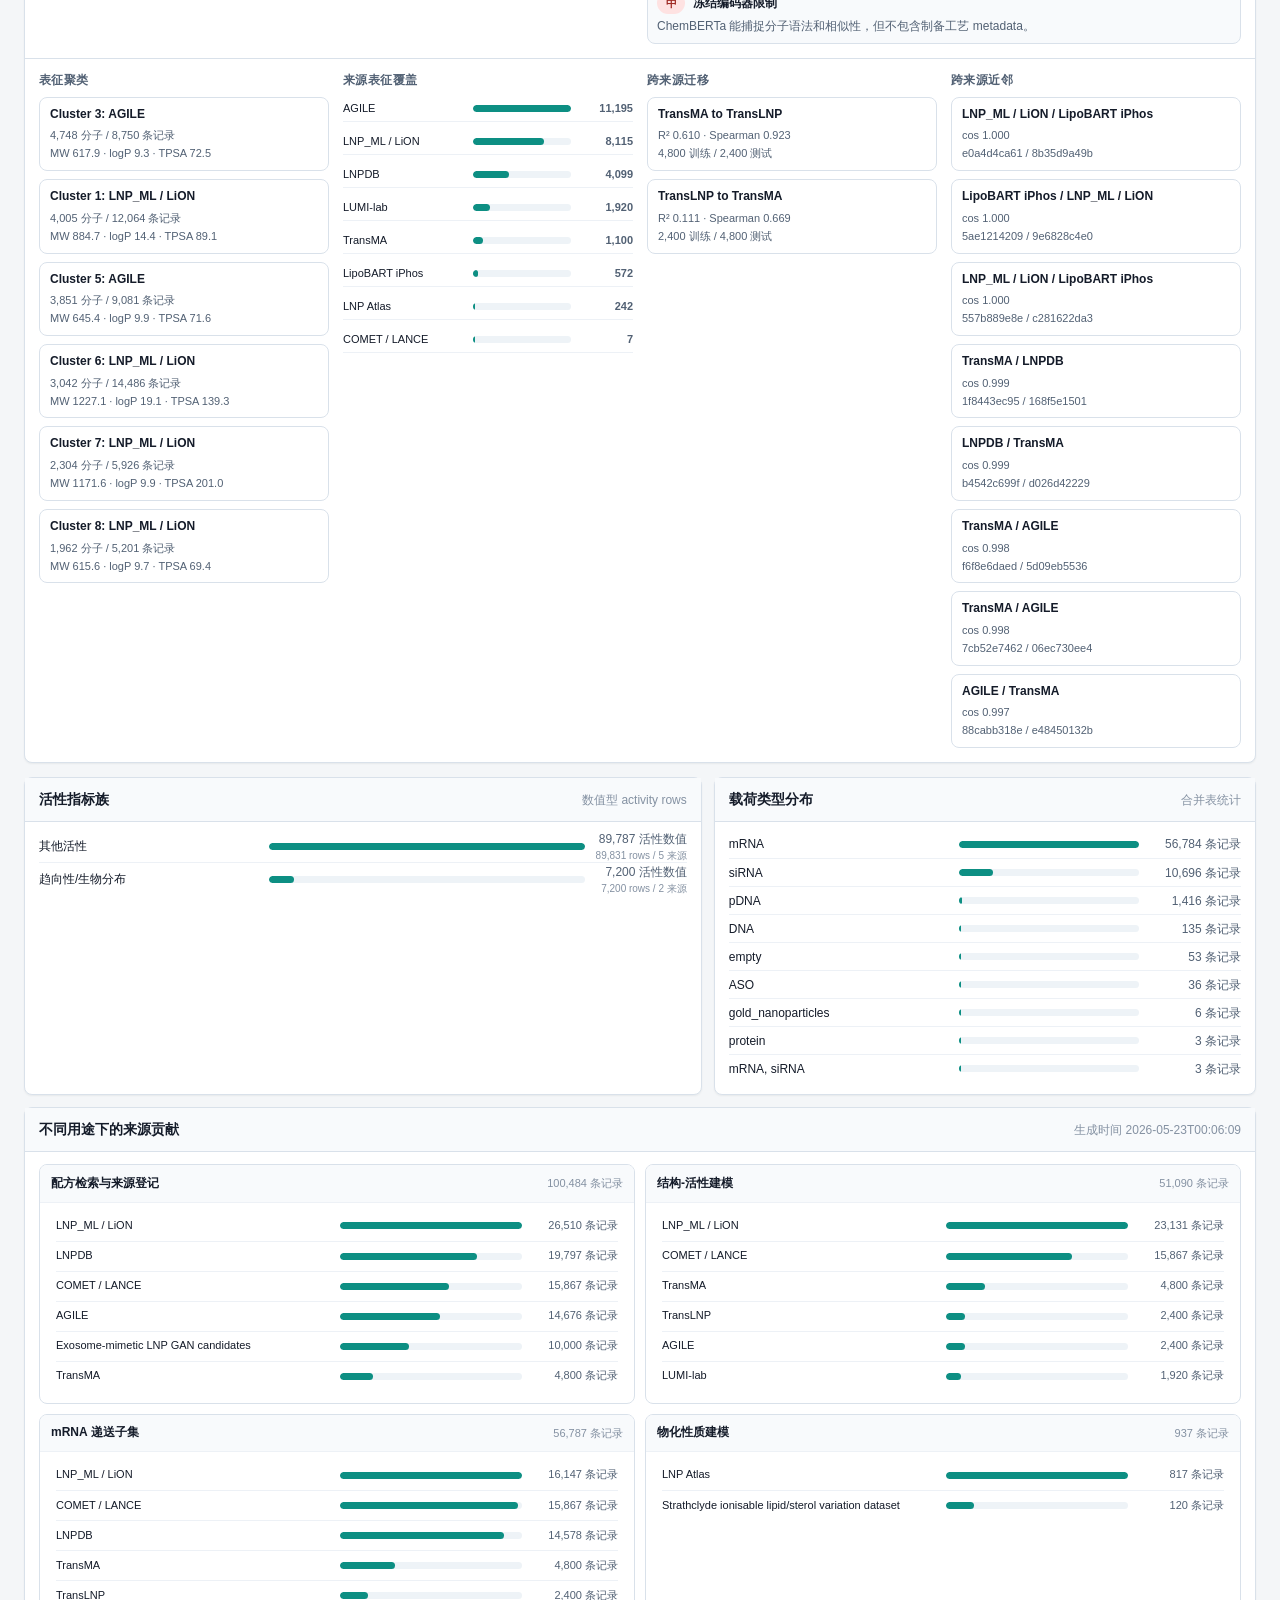
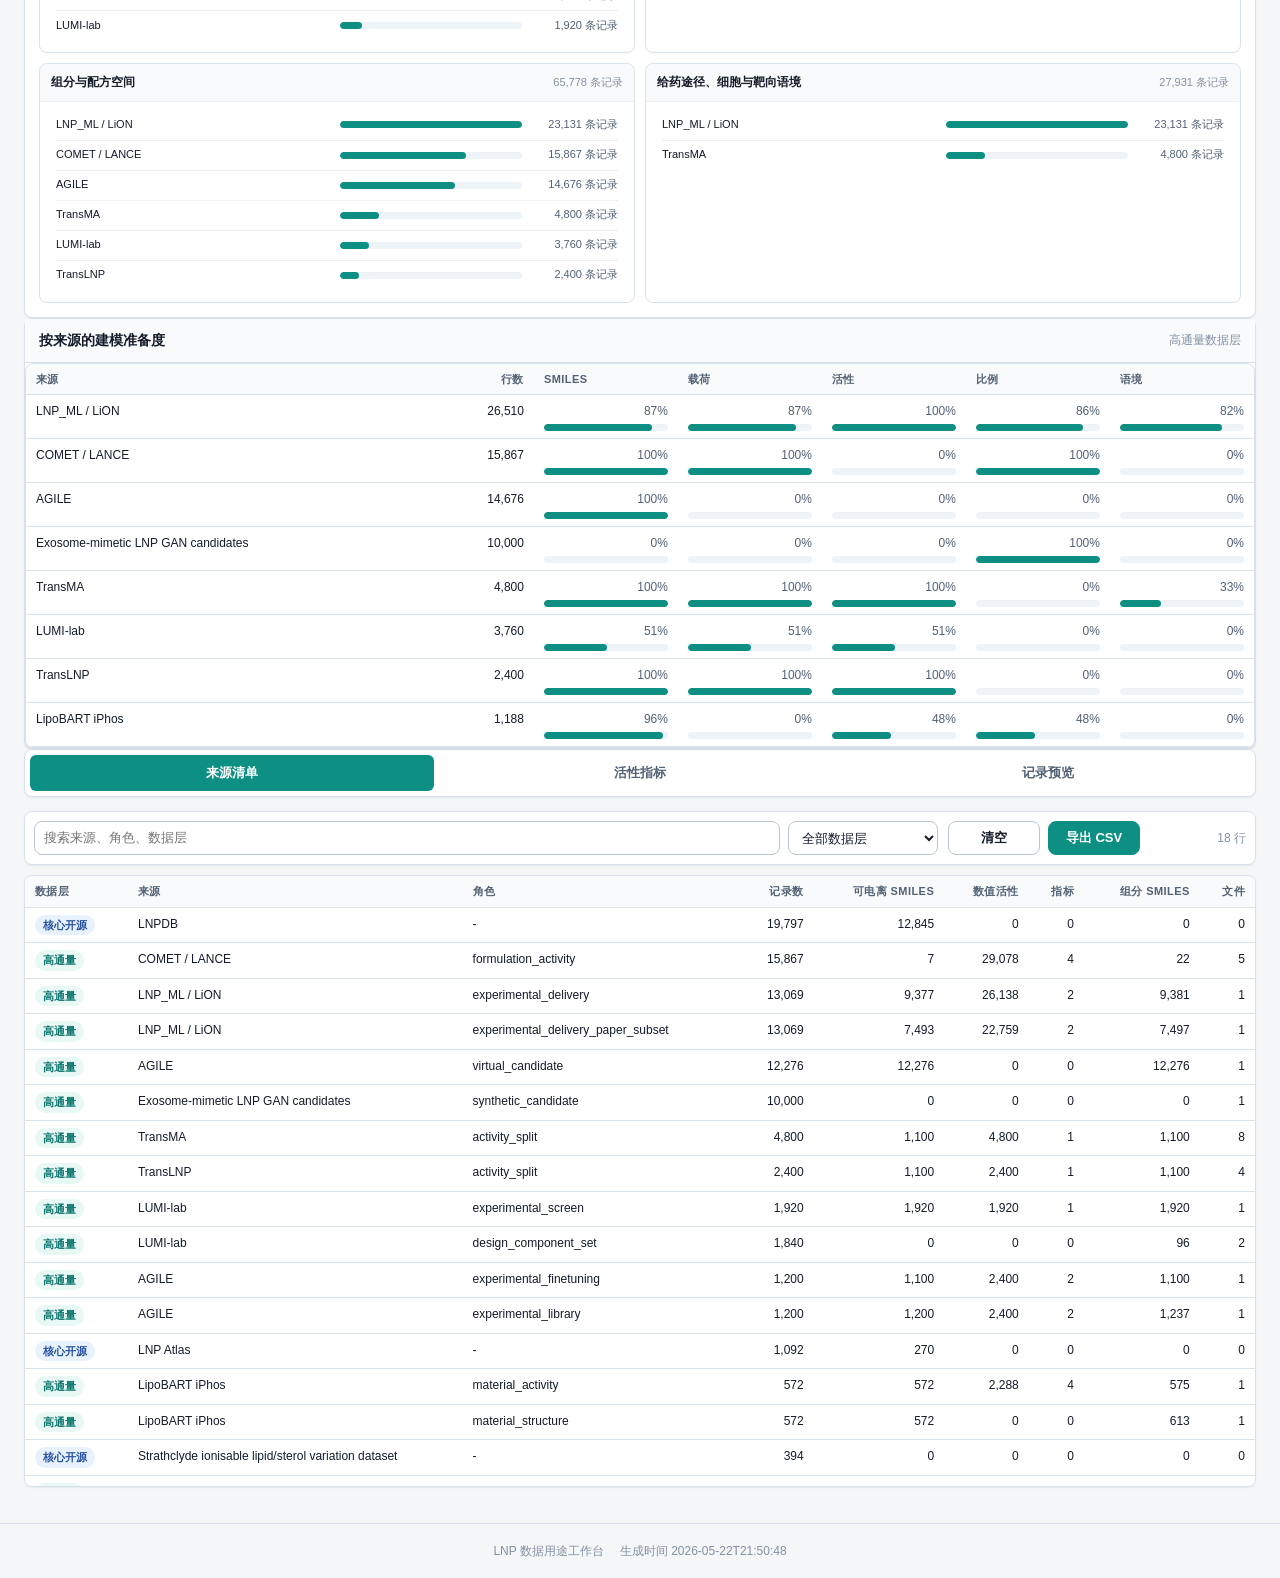
<file: analysis_zh.html>
<!DOCTYPE html>
<html lang="zh-CN">
<head>
  <meta charset="UTF-8">
  <meta name="viewport" content="width=device-width, initial-scale=1.0">
  <title>LNP 数据用途工作台</title>
  <link rel="stylesheet" href="styles.css">
</head>
<body>
  <header class="site-header">
    <div class="header-inner">
      <div class="header-title">
        <div class="brand-row">
          <div class="brand">LNP Open Data Registry</div>
          <nav class="language-switch" aria-label="语言">
            <a class="language-option" href="analysis.html">EN</a>
            <a class="language-option active" href="analysis_zh.html" aria-current="page">中</a>
          </nav>
        </div>
        <h1>LNP 数据用途工作台</h1>
        <p class="subtitle">按用途查看整合后的 LNP 数据：检索、建模、mRNA 递送、配方空间与 assay 语境。</p>
      </div>
      <nav class="header-actions" aria-label="站点操作">
        <a class="header-link" href="zh.html">展示首页</a>
        <a class="header-link active" href="analysis_zh.html" aria-current="page">分析详情</a>
        <a class="header-link" href="processing_zh.html">数据路线</a>
        <a class="header-link" href="governance_zh.html">治理审计</a>
      </nav>
    </div>
  </header>

  <main class="container">
    <div class="loading" id="loadingPanel">
      <div class="spinner"></div>
      <span>正在加载 LNP 数据资产</span>
    </div>

    <div id="errorPanel" class="error-panel" hidden></div>

    <div id="mainContent" hidden>
      <section class="dashboard-intro">
        <div class="intro-copy">
          <span class="kicker">Use-oriented analysis</span>
          <h2>同一批 LNP 数据，需要按用途拆开看。</h2>
          <p>主页聚焦有分析价值的数据分块：配方检索、结构-活性建模、mRNA 子集、物化性质、组分配方空间和递送语境。</p>
        </div>
        <nav class="section-nav" aria-label="看板分区">
          <a href="#usageBlockGrid">用途分块</a>
          <a href="#methodMaps">处理示意</a>
          <a href="#deepLearningSection">深度学习</a>
          <a href="#useSourceMatrix">来源贡献</a>
          <a href="#readinessSection">建模准备度</a>
        </nav>
      </section>

      <section class="stats-grid" aria-label="数据库计数">
        <div class="stat-card primary">
          <span class="stat-label">整合记录</span>
          <strong class="stat-value" id="statCombined">-</strong>
          <span class="stat-sub" id="statCoreHigh">-</span>
        </div>
        <div class="stat-card amber">
          <span class="stat-label">mRNA 子集</span>
          <strong class="stat-value" id="statMrna">-</strong>
          <span class="stat-sub" id="statMrnaSub">-</span>
        </div>
        <div class="stat-card green">
          <span class="stat-label">结构-活性</span>
          <strong class="stat-value" id="statStructure">-</strong>
          <span class="stat-sub" id="statStructureSub">-</span>
        </div>
        <div class="stat-card red">
          <span class="stat-label">物化性质</span>
          <strong class="stat-value" id="statPhyschem">-</strong>
          <span class="stat-sub" id="statPhyschemSub">-</span>
        </div>
      </section>

      <section class="usage-grid" id="usageBlockGrid" aria-label="数据用途分块"></section>

      <section class="method-section" id="methodMaps" aria-label="处理思路示意图">
        <div class="method-head">
          <span class="kicker">Method maps</span>
          <h2>这些数据分块分别在回答什么问题</h2>
          <p>示意图只描述建模与数据整理逻辑，不代表实验配方或制备流程。</p>
        </div>
        <div class="method-grid">
          <article class="method-card structure">
            <div class="method-title">
              <span>结构-活性建模</span>
              <b>Structure → Activity</b>
            </div>
            <div class="flow-diagram">
              <div class="flow-node molecule">
                <strong>脂质结构</strong>
                <span>SMILES / 描述符 / ChemBERTa</span>
              </div>
              <div class="flow-arrow" aria-hidden="true"></div>
              <div class="flow-node split">
                <strong>骨架留出</strong>
                <span>新 scaffold 测试泛化</span>
              </div>
              <div class="flow-arrow" aria-hidden="true"></div>
              <div class="flow-node output">
                <strong>活性预测</strong>
                <span>R² / MAE / Spearman</span>
              </div>
            </div>
            <p>目标是判断“只看 ionizable lipid 结构”能否预测递送或表达活性，适合做候选排序和特征价值评估。</p>
          </article>

          <article class="method-card mrna">
            <div class="method-title">
              <span>mRNA 递送子集</span>
              <b>Payload-specific subset</b>
            </div>
            <div class="flow-diagram">
              <div class="flow-node filter">
                <strong>载荷筛选</strong>
                <span>payload = mRNA / reporter</span>
              </div>
              <div class="flow-arrow" aria-hidden="true"></div>
              <div class="flow-node context">
                <strong>语境保留</strong>
                <span>cell / tissue / route / readout</span>
              </div>
              <div class="flow-arrow" aria-hidden="true"></div>
              <div class="flow-node output">
                <strong>递送任务</strong>
                <span>表达、递送效率、靶向趋势</span>
              </div>
            </div>
            <p>目标是把 mRNA 相关记录从总库中单独拿出，并保留实验语境，避免把不同载荷和 readout 混成一个标签。</p>
          </article>

          <article class="method-card formulation">
            <div class="method-title">
              <span>配方空间整理</span>
              <b>Formulation space</b>
            </div>
            <div class="flow-diagram">
              <div class="flow-node components">
                <strong>组分组合</strong>
                <span>ionizable / helper / sterol / PEG</span>
              </div>
              <div class="flow-arrow" aria-hidden="true"></div>
              <div class="flow-node ratio">
                <strong>比例字段</strong>
                <span>molar ratio / N:P / dose</span>
              </div>
              <div class="flow-arrow" aria-hidden="true"></div>
              <div class="flow-node map">
                <strong>配方地图</strong>
                <span>来源覆盖、缺口、相似配方</span>
              </div>
            </div>
            <p>目标是从“单个脂质”升级到“完整 LNP 配方”视角，用于检索、去重、相似配方查找和后续多模态建模。</p>
          </article>

          <article class="method-card quality">
            <div class="method-title">
              <span>物化性质与质量</span>
              <b>Quality readouts</b>
            </div>
            <div class="flow-diagram">
              <div class="flow-node process">
                <strong>配方/工艺上下文</strong>
                <span>组分、比例、制备批次</span>
              </div>
              <div class="flow-arrow" aria-hidden="true"></div>
              <div class="flow-node measure">
                <strong>颗粒 readout</strong>
                <span>size / PDI / zeta / EE</span>
              </div>
              <div class="flow-arrow" aria-hidden="true"></div>
              <div class="flow-node output">
                <strong>质量建模</strong>
                <span>可制造性与稳定性线索</span>
              </div>
            </div>
            <p>目标是把活性之外的质量指标独立出来，判断哪些配方区域更可能形成合适颗粒并支持稳定递送。</p>
          </article>
        </div>
      </section>

      <section class="panel dl-panel" id="deepLearningSection">
        <div class="panel-head">
          <h2>深度学习分析</h2>
          <span class="panel-meta">ChemBERTa 权重、表征图谱、监督基线</span>
        </div>
        <div class="dl-run-grid" id="dlRunGrid"></div>
        <div class="dl-visual-grid">
          <section>
            <div class="dl-section-head">
              <h3>表征空间图</h3>
              <span id="dlProjectionMeta">-</span>
            </div>
            <div class="embedding-plot" id="dlEmbeddingPlot"></div>
            <div class="embedding-legend" id="dlEmbeddingLegend"></div>
          </section>
          <section>
            <div class="dl-section-head">
              <h3>任务基线</h3>
              <span>ChemBERTa vs RDKit</span>
            </div>
            <div class="dl-benchmark-list" id="dlBenchmarkList"></div>
          </section>
        </div>
        <div class="dl-grid" id="dlTaskGrid"></div>
        <div class="dl-bottom">
          <section>
            <h3>特征覆盖</h3>
            <div class="bar-list" id="dlFeatureBars"></div>
          </section>
          <section>
            <h3>验证风险</h3>
            <div class="dl-risk-list" id="dlRiskList"></div>
          </section>
        </div>
        <div class="dl-extra-grid">
          <section>
            <h3>表征聚类</h3>
            <div class="dl-cluster-list" id="dlClusterList"></div>
          </section>
          <section>
            <h3>来源表征覆盖</h3>
            <div class="dl-source-list" id="dlSourceEmbeddingList"></div>
          </section>
          <section>
            <h3>跨来源迁移</h3>
            <div class="dl-transfer-list" id="dlTransferList"></div>
          </section>
          <section>
            <h3>跨来源近邻</h3>
            <div class="dl-neighbor-list" id="dlNeighborList"></div>
          </section>
        </div>
      </section>

      <div class="layout-two">
        <section class="panel">
          <div class="panel-head">
            <h2>活性指标族</h2>
            <span class="panel-meta">数值型 activity rows</span>
          </div>
          <div class="bar-list" id="metricFamilyBars"></div>
        </section>
        <section class="panel">
          <div class="panel-head">
            <h2>载荷类型分布</h2>
            <span class="panel-meta">合并表统计</span>
          </div>
          <div class="bar-list" id="payloadBars"></div>
        </section>
      </div>

      <section class="panel">
        <div class="panel-head">
          <h2>不同用途下的来源贡献</h2>
          <span class="panel-meta" id="overviewGenerated">-</span>
        </div>
        <div class="use-source-matrix" id="useSourceMatrix"></div>
      </section>

      <section class="panel" id="readinessSection">
        <div class="panel-head">
          <h2>按来源的建模准备度</h2>
          <span class="panel-meta">高通量数据层</span>
        </div>
        <div class="table-wrap static-table">
          <table>
            <thead>
              <tr>
                <th>来源</th>
                <th class="num">行数</th>
                <th>SMILES</th>
                <th>载荷</th>
                <th>活性</th>
                <th>比例</th>
                <th>语境</th>
              </tr>
            </thead>
            <tbody id="readinessTable"></tbody>
          </table>
        </div>
      </section>

      <nav class="tabs" aria-label="详细数据区段">
        <button class="tab active" type="button" data-tab="sources">来源清单</button>
        <button class="tab" type="button" data-tab="activity">活性指标</button>
        <button class="tab" type="button" data-tab="records">记录预览</button>
      </nav>

      <section class="tab-panel active" id="tab-sources">
        <div class="toolbar">
          <div class="toolbar-filters">
            <input type="search" id="sourceSearch" placeholder="搜索来源、角色、数据层">
            <select id="sourceCollectionFilter">
              <option value="">全部数据层</option>
              <option value="core_open">核心开源</option>
              <option value="high_throughput">高通量</option>
            </select>
          </div>
          <div class="toolbar-actions">
            <button class="btn" type="button" id="clearSourceFilters">清空</button>
            <button class="btn primary" type="button" id="downloadSourcesBtn">导出 CSV</button>
          </div>
          <span class="table-info" id="sourceInfo">-</span>
        </div>
        <div class="table-wrap">
          <table>
            <thead>
              <tr>
                <th data-source-sort="collection">数据层</th>
                <th data-source-sort="source_dataset">来源</th>
                <th data-source-sort="record_role">角色</th>
                <th data-source-sort="records" class="num">记录数</th>
                <th data-source-sort="unique_ionizable_smiles" class="num">可电离 SMILES</th>
                <th data-source-sort="numeric_activity_values" class="num">数值活性</th>
                <th data-source-sort="activity_metrics" class="num">指标</th>
                <th data-source-sort="unique_component_smiles" class="num">组分 SMILES</th>
                <th data-source-sort="source_files" class="num">文件</th>
              </tr>
            </thead>
            <tbody id="sourceTable"></tbody>
          </table>
        </div>
      </section>

      <section class="tab-panel" id="tab-activity">
        <div class="toolbar">
          <div class="toolbar-filters">
            <input type="search" id="activitySearch" placeholder="搜索来源、角色、指标">
          </div>
          <div class="toolbar-actions">
            <button class="btn" type="button" id="clearActivityFilters">清空</button>
            <button class="btn primary" type="button" id="downloadActivityBtn">导出 CSV</button>
          </div>
          <span class="table-info" id="activityInfo">-</span>
        </div>
        <div class="layout-two activity-layout">
          <div class="table-wrap">
            <table>
              <thead>
                <tr>
                  <th data-activity-sort="source_dataset">来源</th>
                  <th data-activity-sort="record_role">角色</th>
                  <th data-activity-sort="metric">指标</th>
                  <th data-activity-sort="rows" class="num">行数</th>
                  <th data-activity-sort="numeric_rows" class="num">数值行</th>
                  <th data-activity-sort="avg_value" class="num">平均</th>
                  <th data-activity-sort="min_value" class="num">最小</th>
                  <th data-activity-sort="max_value" class="num">最大</th>
                </tr>
              </thead>
              <tbody id="activityTable"></tbody>
            </table>
          </div>
          <section class="panel">
            <div class="panel-head">
              <h2>组分覆盖</h2>
              <span class="panel-meta">归一化组分表</span>
            </div>
            <div class="component-list" id="componentList"></div>
          </section>
        </div>
      </section>

      <section class="tab-panel" id="tab-records">
        <div class="toolbar">
          <div class="toolbar-filters">
            <input type="search" id="recordSearch" placeholder="搜索来源、DOI、脂质、SMILES、载荷">
            <select id="recordCollectionFilter">
              <option value="">全部数据层</option>
              <option value="core_open">核心开源</option>
              <option value="high_throughput">高通量</option>
            </select>
          </div>
          <div class="toolbar-actions">
            <button class="btn" type="button" id="clearRecordFilters">清空</button>
            <button class="btn primary" type="button" id="downloadRecordsBtn">导出 CSV</button>
          </div>
          <span class="table-info" id="recordInfo">-</span>
        </div>
        <div class="table-wrap">
          <table>
            <thead>
              <tr>
                <th>数据层</th>
                <th>来源</th>
                <th>角色</th>
                <th>DOI</th>
                <th>脂质</th>
                <th>可电离 SMILES</th>
                <th>载荷</th>
                <th>实验背景</th>
                <th>指标</th>
                <th class="num">数值</th>
              </tr>
            </thead>
            <tbody id="recordTable"></tbody>
          </table>
        </div>
        <div class="pagination">
          <button class="btn" type="button" id="recordPrevBtn">上一页</button>
          <span id="recordPageInfo">-</span>
          <button class="btn" type="button" id="recordNextBtn">下一页</button>
        </div>
      </section>
    </div>
  </main>

  <div class="modal-backdrop" id="detailModal" hidden>
    <div class="modal" role="dialog" aria-modal="true" aria-labelledby="detailTitle">
      <div class="modal-head">
        <h2 id="detailTitle">记录详情</h2>
        <button class="modal-close" type="button" id="closeDetailBtn">关闭</button>
      </div>
      <div class="modal-body" id="detailBody"></div>
    </div>
  </div>

  <footer class="site-footer">
    <span>LNP 数据用途工作台</span>
    <span id="footerUpdated">-</span>
  </footer>

  <script src="app.js"></script>
</body>
</html>
</file>
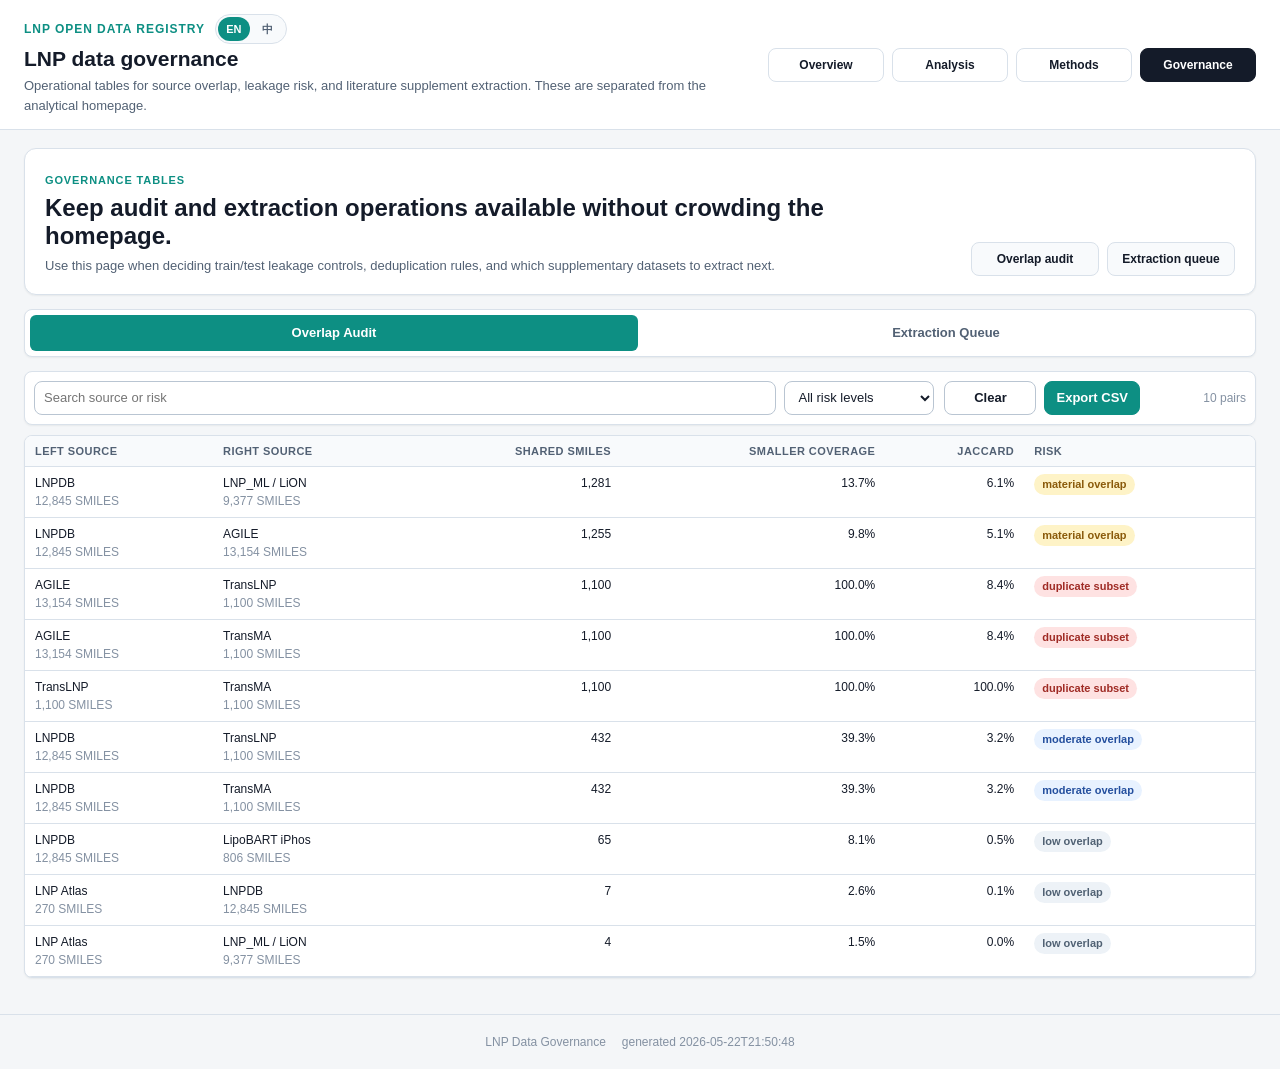
<file: governance.html>
<!DOCTYPE html>
<html lang="en">
<head>
  <meta charset="UTF-8">
  <meta name="viewport" content="width=device-width, initial-scale=1.0">
  <title>LNP Data Governance</title>
  <link rel="stylesheet" href="styles.css">
</head>
<body>
  <header class="site-header">
    <div class="header-inner">
      <div class="header-title">
        <div class="brand-row">
          <div class="brand">LNP Open Data Registry</div>
          <nav class="language-switch" aria-label="Language">
            <a class="language-option active" href="governance.html" aria-current="page">EN</a>
            <a class="language-option" href="governance_zh.html">中</a>
          </nav>
        </div>
        <h1>LNP data governance</h1>
        <p class="subtitle">Operational tables for source overlap, leakage risk, and literature supplement extraction. These are separated from the analytical homepage.</p>
      </div>
      <nav class="header-actions" aria-label="Site actions">
        <a class="header-link" href="index.html">Overview</a>
        <a class="header-link" href="analysis.html">Analysis</a>
        <a class="header-link" href="processing.html">Methods</a>
        <a class="header-link active" href="governance.html" aria-current="page">Governance</a>
      </nav>
    </div>
  </header>

  <main class="container">
    <div class="loading" id="loadingPanel">
      <div class="spinner"></div>
      <span>Loading governance assets</span>
    </div>

    <div id="errorPanel" class="error-panel" hidden></div>

    <div id="mainContent" hidden>
      <section class="dashboard-intro">
        <div class="intro-copy">
          <span class="kicker">Governance tables</span>
          <h2>Keep audit and extraction operations available without crowding the homepage.</h2>
          <p>Use this page when deciding train/test leakage controls, deduplication rules, and which supplementary datasets to extract next.</p>
        </div>
        <nav class="section-nav" aria-label="Governance shortcuts">
          <a href="#tab-overlap">Overlap audit</a>
          <a href="#tab-queue">Extraction queue</a>
        </nav>
      </section>

      <nav class="tabs" aria-label="Governance sections">
        <button class="tab active" type="button" data-tab="overlap">Overlap Audit</button>
        <button class="tab" type="button" data-tab="queue">Extraction Queue</button>
      </nav>

      <section class="tab-panel active" id="tab-overlap">
        <div class="toolbar">
          <div class="toolbar-filters">
            <input type="search" id="overlapSearch" placeholder="Search source or risk">
            <select id="overlapRiskFilter">
              <option value="">All risk levels</option>
              <option value="duplicate_subset">Duplicate subset</option>
              <option value="material_overlap">Material overlap</option>
              <option value="moderate_overlap">Moderate overlap</option>
              <option value="low_overlap">Low overlap</option>
            </select>
          </div>
          <div class="toolbar-actions">
            <button class="btn" type="button" id="clearOverlapFilters">Clear</button>
            <button class="btn primary" type="button" id="downloadOverlapBtn">Export CSV</button>
          </div>
          <span class="table-info" id="overlapInfo">-</span>
        </div>
        <div class="table-wrap">
          <table>
            <thead>
              <tr>
                <th data-overlap-sort="left_source_dataset">Left Source</th>
                <th data-overlap-sort="right_source_dataset">Right Source</th>
                <th data-overlap-sort="shared_smiles" class="num">Shared SMILES</th>
                <th data-overlap-sort="overlap_of_smaller" class="num">Smaller Coverage</th>
                <th data-overlap-sort="jaccard" class="num">Jaccard</th>
                <th data-overlap-sort="risk_level">Risk</th>
              </tr>
            </thead>
            <tbody id="overlapTable"></tbody>
          </table>
        </div>
      </section>

      <section class="tab-panel" id="tab-queue">
        <div class="toolbar">
          <div class="toolbar-filters">
            <input type="search" id="queueSearch" placeholder="Search paper, DOI, source, reason">
            <select id="queuePriorityFilter">
              <option value="">All priorities</option>
              <option value="A_literature_supplement_extraction">A literature supplement extraction</option>
              <option value="B_literature_supplement_extraction">B literature supplement extraction</option>
              <option value="C_code_only_no_public_training_data">C code only, no public training data</option>
            </select>
          </div>
          <div class="toolbar-actions">
            <button class="btn" type="button" id="clearQueueFilters">Clear</button>
            <button class="btn primary" type="button" id="downloadQueueBtn">Export CSV</button>
          </div>
          <span class="table-info" id="queueInfo">-</span>
        </div>
        <div class="table-wrap">
          <table>
            <thead>
              <tr>
                <th>Priority</th>
                <th>Source Key</th>
                <th>Title / Dataset</th>
                <th>Paper DOI</th>
                <th>Dataset DOI</th>
                <th>Status</th>
                <th>Reason</th>
              </tr>
            </thead>
            <tbody id="queueTable"></tbody>
          </table>
        </div>
      </section>
    </div>
  </main>

  <footer class="site-footer">
    <span>LNP Data Governance</span>
    <span id="footerUpdated">-</span>
  </footer>

  <script src="app.js"></script>
</body>
</html>
</file>
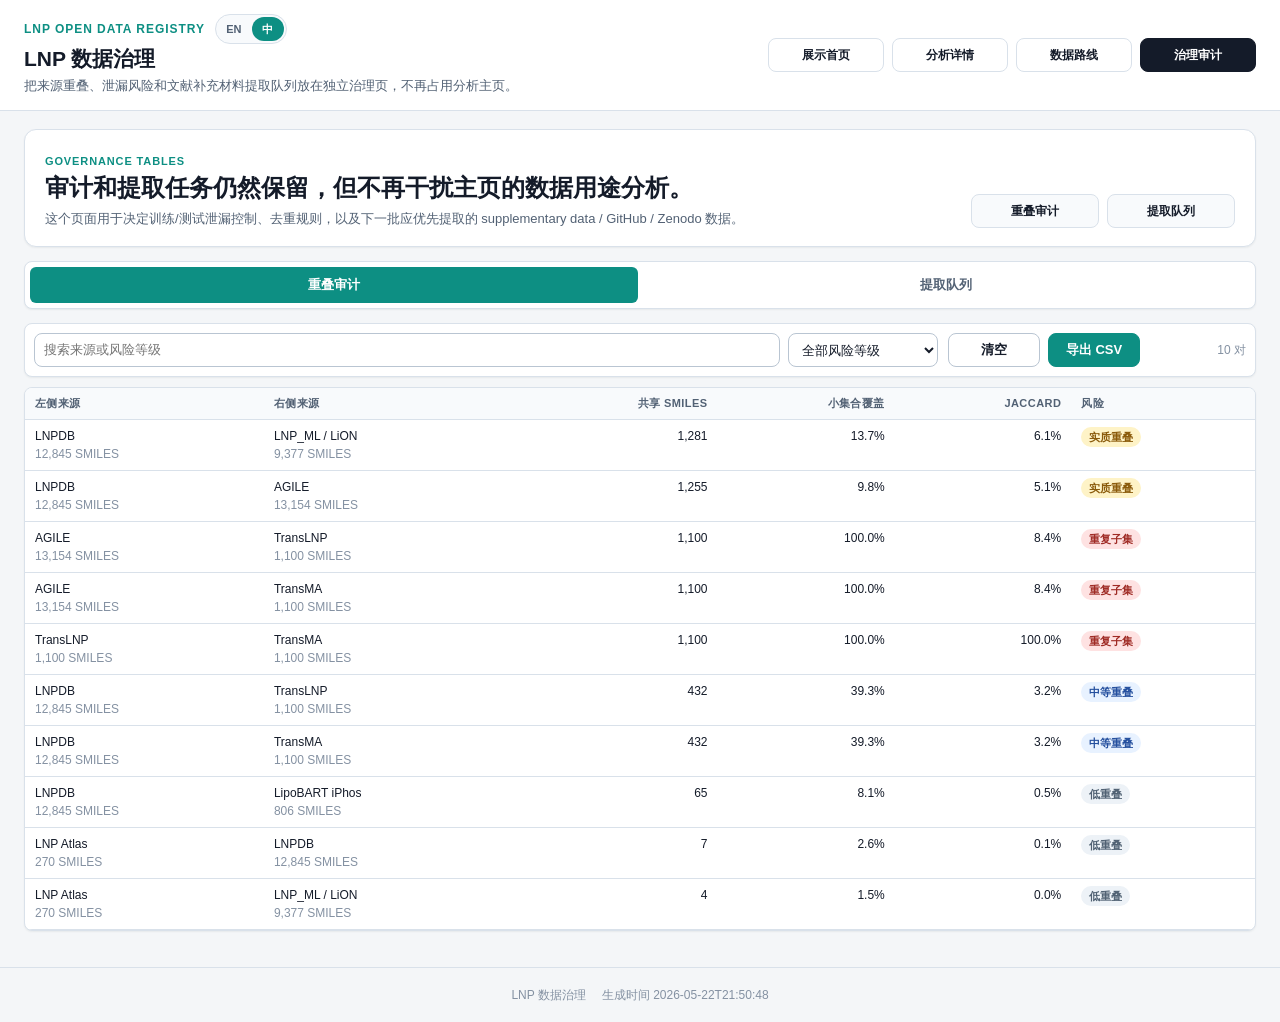
<file: governance_zh.html>
<!DOCTYPE html>
<html lang="zh-CN">
<head>
  <meta charset="UTF-8">
  <meta name="viewport" content="width=device-width, initial-scale=1.0">
  <title>LNP 数据治理</title>
  <link rel="stylesheet" href="styles.css">
</head>
<body>
  <header class="site-header">
    <div class="header-inner">
      <div class="header-title">
        <div class="brand-row">
          <div class="brand">LNP Open Data Registry</div>
          <nav class="language-switch" aria-label="语言">
            <a class="language-option" href="governance.html">EN</a>
            <a class="language-option active" href="governance_zh.html" aria-current="page">中</a>
          </nav>
        </div>
        <h1>LNP 数据治理</h1>
        <p class="subtitle">把来源重叠、泄漏风险和文献补充材料提取队列放在独立治理页，不再占用分析主页。</p>
      </div>
      <nav class="header-actions" aria-label="站点操作">
        <a class="header-link" href="zh.html">展示首页</a>
        <a class="header-link" href="analysis_zh.html">分析详情</a>
        <a class="header-link" href="processing_zh.html">数据路线</a>
        <a class="header-link active" href="governance_zh.html" aria-current="page">治理审计</a>
      </nav>
    </div>
  </header>

  <main class="container">
    <div class="loading" id="loadingPanel">
      <div class="spinner"></div>
      <span>正在加载治理数据</span>
    </div>

    <div id="errorPanel" class="error-panel" hidden></div>

    <div id="mainContent" hidden>
      <section class="dashboard-intro">
        <div class="intro-copy">
          <span class="kicker">Governance tables</span>
          <h2>审计和提取任务仍然保留，但不再干扰主页的数据用途分析。</h2>
          <p>这个页面用于决定训练/测试泄漏控制、去重规则，以及下一批应优先提取的 supplementary data / GitHub / Zenodo 数据。</p>
        </div>
        <nav class="section-nav" aria-label="治理快捷入口">
          <a href="#tab-overlap">重叠审计</a>
          <a href="#tab-queue">提取队列</a>
        </nav>
      </section>

      <nav class="tabs" aria-label="治理数据区段">
        <button class="tab active" type="button" data-tab="overlap">重叠审计</button>
        <button class="tab" type="button" data-tab="queue">提取队列</button>
      </nav>

      <section class="tab-panel active" id="tab-overlap">
        <div class="toolbar">
          <div class="toolbar-filters">
            <input type="search" id="overlapSearch" placeholder="搜索来源或风险等级">
            <select id="overlapRiskFilter">
              <option value="">全部风险等级</option>
              <option value="duplicate_subset">重复子集</option>
              <option value="material_overlap">实质重叠</option>
              <option value="moderate_overlap">中等重叠</option>
              <option value="low_overlap">低重叠</option>
            </select>
          </div>
          <div class="toolbar-actions">
            <button class="btn" type="button" id="clearOverlapFilters">清空</button>
            <button class="btn primary" type="button" id="downloadOverlapBtn">导出 CSV</button>
          </div>
          <span class="table-info" id="overlapInfo">-</span>
        </div>
        <div class="table-wrap">
          <table>
            <thead>
              <tr>
                <th data-overlap-sort="left_source_dataset">左侧来源</th>
                <th data-overlap-sort="right_source_dataset">右侧来源</th>
                <th data-overlap-sort="shared_smiles" class="num">共享 SMILES</th>
                <th data-overlap-sort="overlap_of_smaller" class="num">小集合覆盖</th>
                <th data-overlap-sort="jaccard" class="num">Jaccard</th>
                <th data-overlap-sort="risk_level">风险</th>
              </tr>
            </thead>
            <tbody id="overlapTable"></tbody>
          </table>
        </div>
      </section>

      <section class="tab-panel" id="tab-queue">
        <div class="toolbar">
          <div class="toolbar-filters">
            <input type="search" id="queueSearch" placeholder="搜索论文、DOI、来源或原因">
            <select id="queuePriorityFilter">
              <option value="">全部优先级</option>
              <option value="A_literature_supplement_extraction">A 文献补充材料提取</option>
              <option value="B_literature_supplement_extraction">B 文献补充材料提取</option>
              <option value="C_code_only_no_public_training_data">C 仅代码、无公开训练数据</option>
            </select>
          </div>
          <div class="toolbar-actions">
            <button class="btn" type="button" id="clearQueueFilters">清空</button>
            <button class="btn primary" type="button" id="downloadQueueBtn">导出 CSV</button>
          </div>
          <span class="table-info" id="queueInfo">-</span>
        </div>
        <div class="table-wrap">
          <table>
            <thead>
              <tr>
                <th>优先级</th>
                <th>来源键</th>
                <th>标题 / 数据集</th>
                <th>论文 DOI</th>
                <th>数据集 DOI</th>
                <th>状态</th>
                <th>原因</th>
              </tr>
            </thead>
            <tbody id="queueTable"></tbody>
          </table>
        </div>
      </section>
    </div>
  </main>

  <footer class="site-footer">
    <span>LNP 数据治理</span>
    <span id="footerUpdated">-</span>
  </footer>

  <script src="app.js"></script>
</body>
</html>
</file>
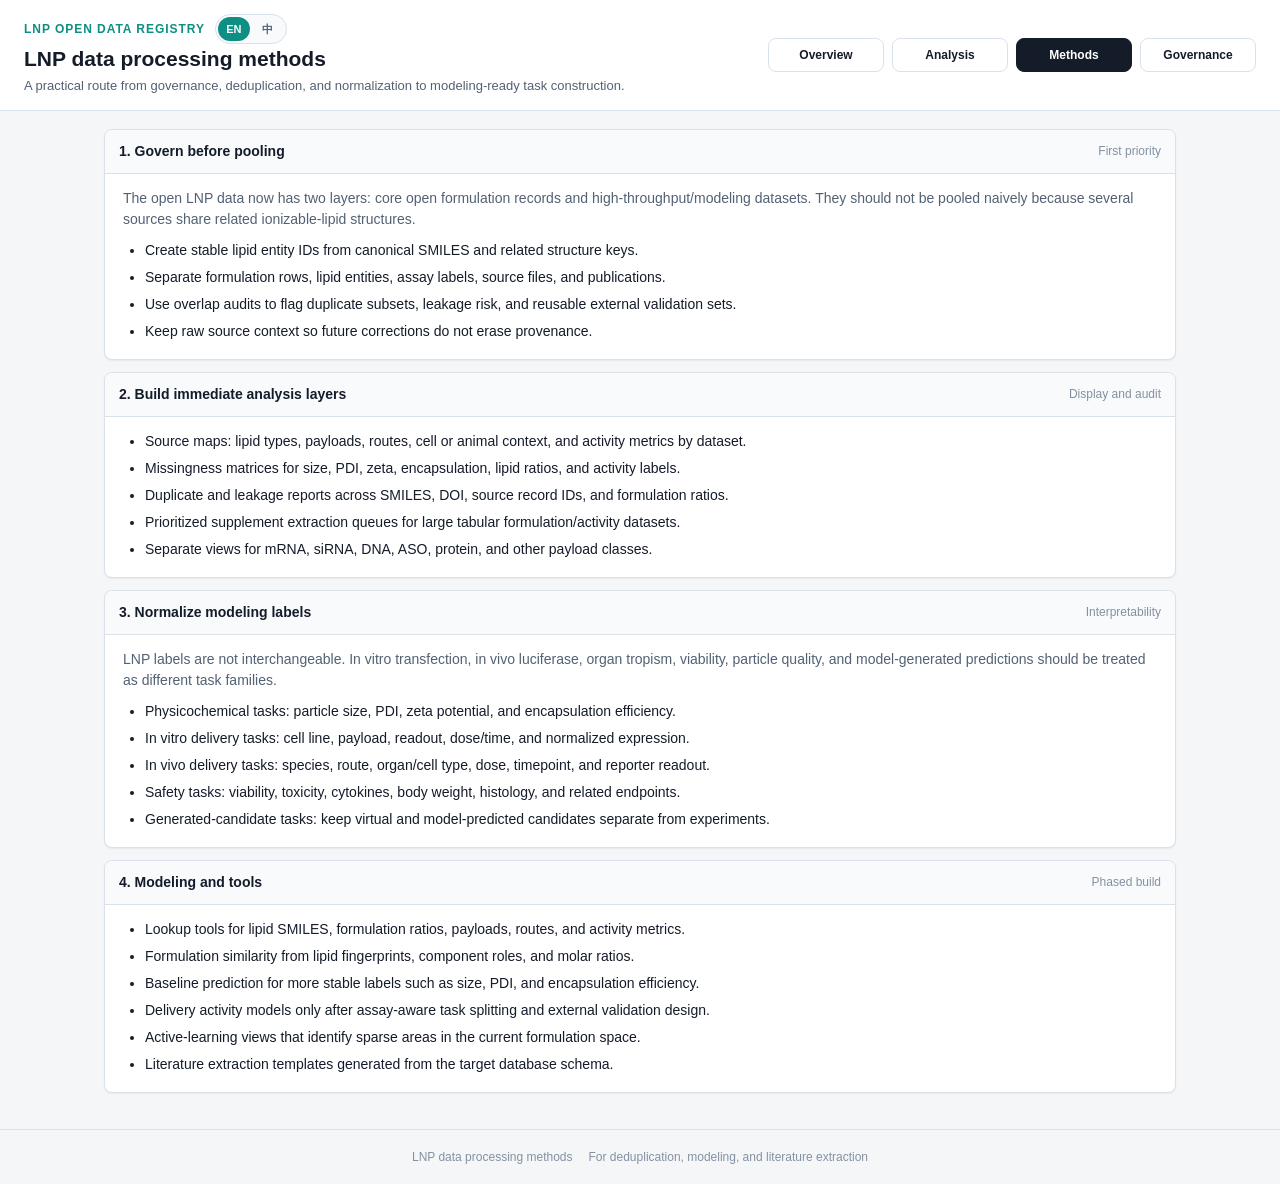
<file: processing.html>
<!DOCTYPE html>
<html lang="en">
<head>
  <meta charset="UTF-8">
  <meta name="viewport" content="width=device-width, initial-scale=1.0">
  <title>LNP Data Processing Methods</title>
  <link rel="stylesheet" href="styles.css">
</head>
<body>
  <header class="site-header">
    <div class="header-inner">
      <div class="header-title">
        <div class="brand-row">
          <div class="brand">LNP Open Data Registry</div>
          <nav class="language-switch" aria-label="Language">
            <a class="language-option active" href="processing.html" aria-current="page">EN</a>
            <a class="language-option" href="processing_zh.html">中</a>
          </nav>
        </div>
        <h1>LNP data processing methods</h1>
        <p class="subtitle">A practical route from governance, deduplication, and normalization to modeling-ready task construction.</p>
      </div>
      <nav class="header-actions" aria-label="Site actions">
        <a class="header-link" href="index.html">Overview</a>
        <a class="header-link" href="analysis.html">Analysis</a>
        <a class="header-link active" href="processing.html" aria-current="page">Methods</a>
        <a class="header-link" href="governance.html">Governance</a>
      </nav>
    </div>
  </header>

  <main class="container doc-page">
    <section class="panel doc-panel">
      <div class="panel-head">
        <h2>1. Govern before pooling</h2>
        <span class="panel-meta">First priority</span>
      </div>
      <div class="doc-body">
        <p>The open LNP data now has two layers: core open formulation records and high-throughput/modeling datasets. They should not be pooled naively because several sources share related ionizable-lipid structures.</p>
        <ul>
          <li>Create stable lipid entity IDs from canonical SMILES and related structure keys.</li>
          <li>Separate formulation rows, lipid entities, assay labels, source files, and publications.</li>
          <li>Use overlap audits to flag duplicate subsets, leakage risk, and reusable external validation sets.</li>
          <li>Keep raw source context so future corrections do not erase provenance.</li>
        </ul>
      </div>
    </section>

    <section class="panel doc-panel">
      <div class="panel-head">
        <h2>2. Build immediate analysis layers</h2>
        <span class="panel-meta">Display and audit</span>
      </div>
      <div class="doc-body">
        <ul>
          <li>Source maps: lipid types, payloads, routes, cell or animal context, and activity metrics by dataset.</li>
          <li>Missingness matrices for size, PDI, zeta, encapsulation, lipid ratios, and activity labels.</li>
          <li>Duplicate and leakage reports across SMILES, DOI, source record IDs, and formulation ratios.</li>
          <li>Prioritized supplement extraction queues for large tabular formulation/activity datasets.</li>
          <li>Separate views for mRNA, siRNA, DNA, ASO, protein, and other payload classes.</li>
        </ul>
      </div>
    </section>

    <section class="panel doc-panel">
      <div class="panel-head">
        <h2>3. Normalize modeling labels</h2>
        <span class="panel-meta">Interpretability</span>
      </div>
      <div class="doc-body">
        <p>LNP labels are not interchangeable. In vitro transfection, in vivo luciferase, organ tropism, viability, particle quality, and model-generated predictions should be treated as different task families.</p>
        <ul>
          <li>Physicochemical tasks: particle size, PDI, zeta potential, and encapsulation efficiency.</li>
          <li>In vitro delivery tasks: cell line, payload, readout, dose/time, and normalized expression.</li>
          <li>In vivo delivery tasks: species, route, organ/cell type, dose, timepoint, and reporter readout.</li>
          <li>Safety tasks: viability, toxicity, cytokines, body weight, histology, and related endpoints.</li>
          <li>Generated-candidate tasks: keep virtual and model-predicted candidates separate from experiments.</li>
        </ul>
      </div>
    </section>

    <section class="panel doc-panel">
      <div class="panel-head">
        <h2>4. Modeling and tools</h2>
        <span class="panel-meta">Phased build</span>
      </div>
      <div class="doc-body">
        <ul>
          <li>Lookup tools for lipid SMILES, formulation ratios, payloads, routes, and activity metrics.</li>
          <li>Formulation similarity from lipid fingerprints, component roles, and molar ratios.</li>
          <li>Baseline prediction for more stable labels such as size, PDI, and encapsulation efficiency.</li>
          <li>Delivery activity models only after assay-aware task splitting and external validation design.</li>
          <li>Active-learning views that identify sparse areas in the current formulation space.</li>
          <li>Literature extraction templates generated from the target database schema.</li>
        </ul>
      </div>
    </section>
  </main>

  <footer class="site-footer">
    <span>LNP data processing methods</span>
    <span>For deduplication, modeling, and literature extraction</span>
  </footer>
</body>
</html>
</file>
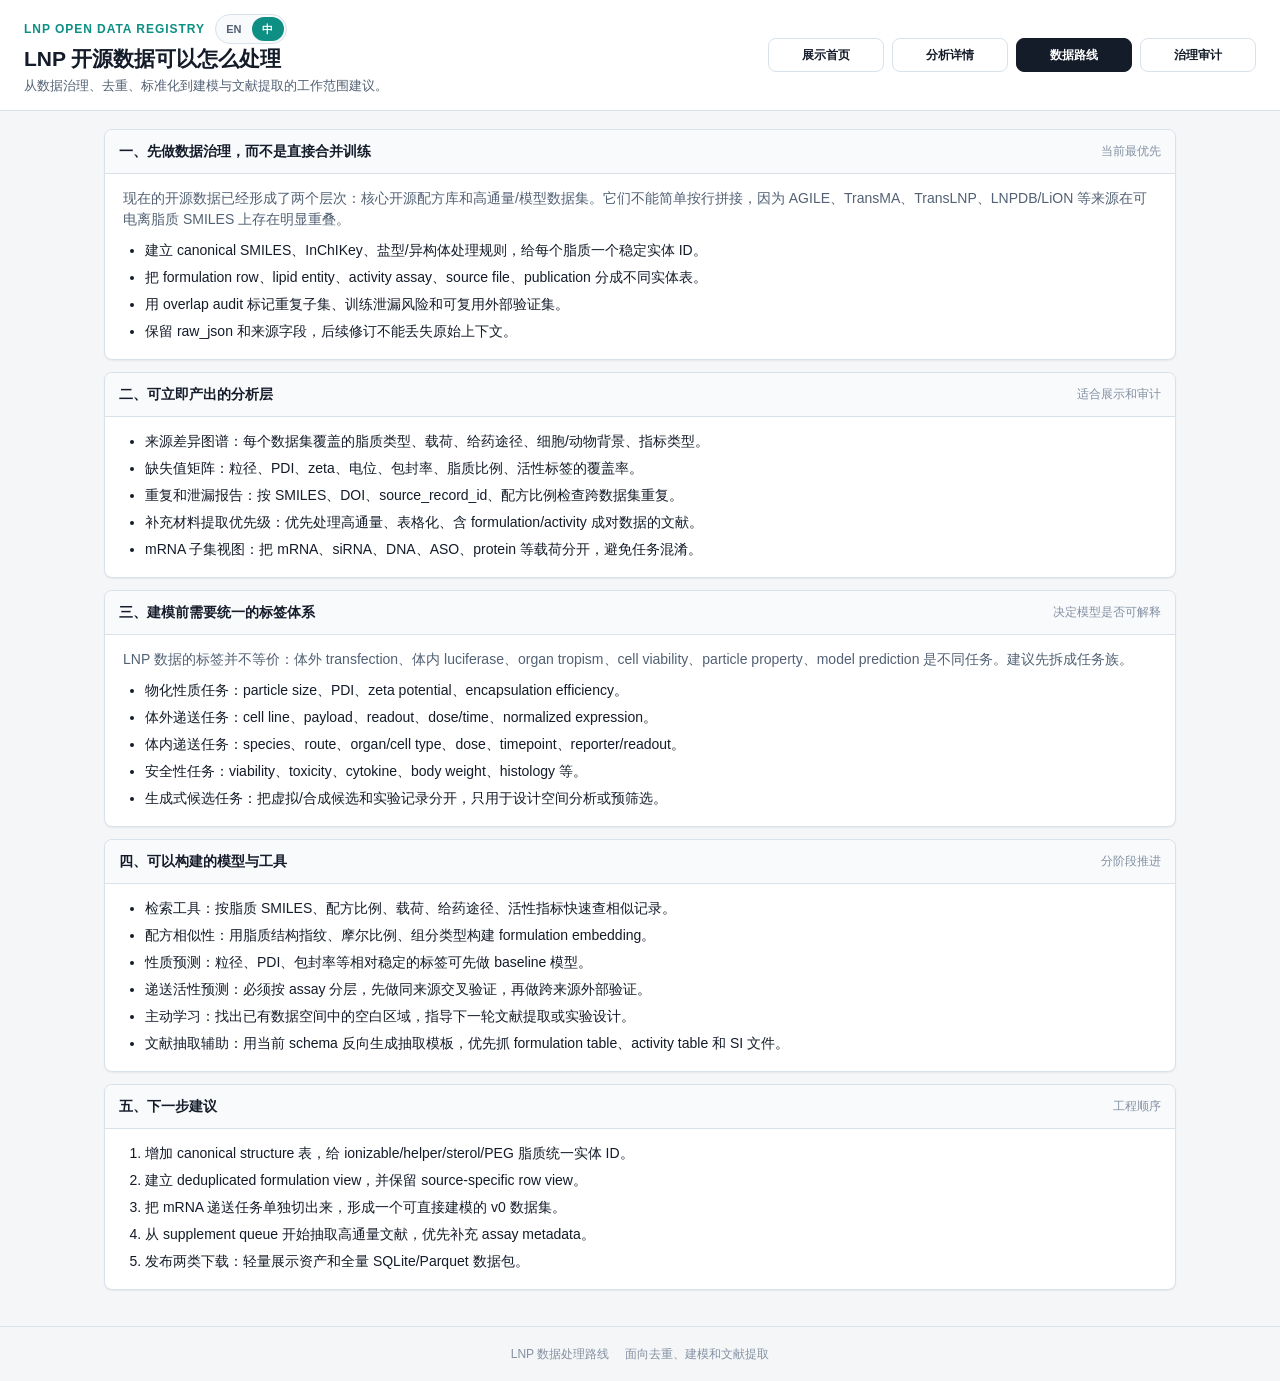
<file: processing_zh.html>
<!DOCTYPE html>
<html lang="zh-CN">
<head>
  <meta charset="UTF-8">
  <meta name="viewport" content="width=device-width, initial-scale=1.0">
  <title>LNP 数据处理路线</title>
  <link rel="stylesheet" href="styles.css">
</head>
<body>
  <header class="site-header">
    <div class="header-inner">
      <div class="header-title">
        <div class="brand-row">
          <div class="brand">LNP Open Data Registry</div>
          <nav class="language-switch" aria-label="语言">
            <a class="language-option" href="processing.html">EN</a>
            <a class="language-option active" href="processing_zh.html" aria-current="page">中</a>
          </nav>
        </div>
        <h1>LNP 开源数据可以怎么处理</h1>
        <p class="subtitle">从数据治理、去重、标准化到建模与文献提取的工作范围建议。</p>
      </div>
      <nav class="header-actions" aria-label="站点操作">
        <a class="header-link" href="zh.html">展示首页</a>
        <a class="header-link" href="analysis_zh.html">分析详情</a>
        <a class="header-link active" href="processing_zh.html" aria-current="page">数据路线</a>
        <a class="header-link" href="governance_zh.html">治理审计</a>
      </nav>
    </div>
  </header>

  <main class="container doc-page">
    <section class="panel doc-panel">
      <div class="panel-head">
        <h2>一、先做数据治理，而不是直接合并训练</h2>
        <span class="panel-meta">当前最优先</span>
      </div>
      <div class="doc-body">
        <p>现在的开源数据已经形成了两个层次：核心开源配方库和高通量/模型数据集。它们不能简单按行拼接，因为 AGILE、TransMA、TransLNP、LNPDB/LiON 等来源在可电离脂质 SMILES 上存在明显重叠。</p>
        <ul>
          <li>建立 canonical SMILES、InChIKey、盐型/异构体处理规则，给每个脂质一个稳定实体 ID。</li>
          <li>把 formulation row、lipid entity、activity assay、source file、publication 分成不同实体表。</li>
          <li>用 overlap audit 标记重复子集、训练泄漏风险和可复用外部验证集。</li>
          <li>保留 raw_json 和来源字段，后续修订不能丢失原始上下文。</li>
        </ul>
      </div>
    </section>

    <section class="panel doc-panel">
      <div class="panel-head">
        <h2>二、可立即产出的分析层</h2>
        <span class="panel-meta">适合展示和审计</span>
      </div>
      <div class="doc-body">
        <ul>
          <li>来源差异图谱：每个数据集覆盖的脂质类型、载荷、给药途径、细胞/动物背景、指标类型。</li>
          <li>缺失值矩阵：粒径、PDI、zeta、电位、包封率、脂质比例、活性标签的覆盖率。</li>
          <li>重复和泄漏报告：按 SMILES、DOI、source_record_id、配方比例检查跨数据集重复。</li>
          <li>补充材料提取优先级：优先处理高通量、表格化、含 formulation/activity 成对数据的文献。</li>
          <li>mRNA 子集视图：把 mRNA、siRNA、DNA、ASO、protein 等载荷分开，避免任务混淆。</li>
        </ul>
      </div>
    </section>

    <section class="panel doc-panel">
      <div class="panel-head">
        <h2>三、建模前需要统一的标签体系</h2>
        <span class="panel-meta">决定模型是否可解释</span>
      </div>
      <div class="doc-body">
        <p>LNP 数据的标签并不等价：体外 transfection、体内 luciferase、organ tropism、cell viability、particle property、model prediction 是不同任务。建议先拆成任务族。</p>
        <ul>
          <li>物化性质任务：particle size、PDI、zeta potential、encapsulation efficiency。</li>
          <li>体外递送任务：cell line、payload、readout、dose/time、normalized expression。</li>
          <li>体内递送任务：species、route、organ/cell type、dose、timepoint、reporter/readout。</li>
          <li>安全性任务：viability、toxicity、cytokine、body weight、histology 等。</li>
          <li>生成式候选任务：把虚拟/合成候选和实验记录分开，只用于设计空间分析或预筛选。</li>
        </ul>
      </div>
    </section>

    <section class="panel doc-panel">
      <div class="panel-head">
        <h2>四、可以构建的模型与工具</h2>
        <span class="panel-meta">分阶段推进</span>
      </div>
      <div class="doc-body">
        <ul>
          <li>检索工具：按脂质 SMILES、配方比例、载荷、给药途径、活性指标快速查相似记录。</li>
          <li>配方相似性：用脂质结构指纹、摩尔比例、组分类型构建 formulation embedding。</li>
          <li>性质预测：粒径、PDI、包封率等相对稳定的标签可先做 baseline 模型。</li>
          <li>递送活性预测：必须按 assay 分层，先做同来源交叉验证，再做跨来源外部验证。</li>
          <li>主动学习：找出已有数据空间中的空白区域，指导下一轮文献提取或实验设计。</li>
          <li>文献抽取辅助：用当前 schema 反向生成抽取模板，优先抓 formulation table、activity table 和 SI 文件。</li>
        </ul>
      </div>
    </section>

    <section class="panel doc-panel">
      <div class="panel-head">
        <h2>五、下一步建议</h2>
        <span class="panel-meta">工程顺序</span>
      </div>
      <div class="doc-body">
        <ol>
          <li>增加 canonical structure 表，给 ionizable/helper/sterol/PEG 脂质统一实体 ID。</li>
          <li>建立 deduplicated formulation view，并保留 source-specific row view。</li>
          <li>把 mRNA 递送任务单独切出来，形成一个可直接建模的 v0 数据集。</li>
          <li>从 supplement queue 开始抽取高通量文献，优先补充 assay metadata。</li>
          <li>发布两类下载：轻量展示资产和全量 SQLite/Parquet 数据包。</li>
        </ol>
      </div>
    </section>
  </main>

  <footer class="site-footer">
    <span>LNP 数据处理路线</span>
    <span>面向去重、建模和文献提取</span>
  </footer>
</body>
</html>
</file>
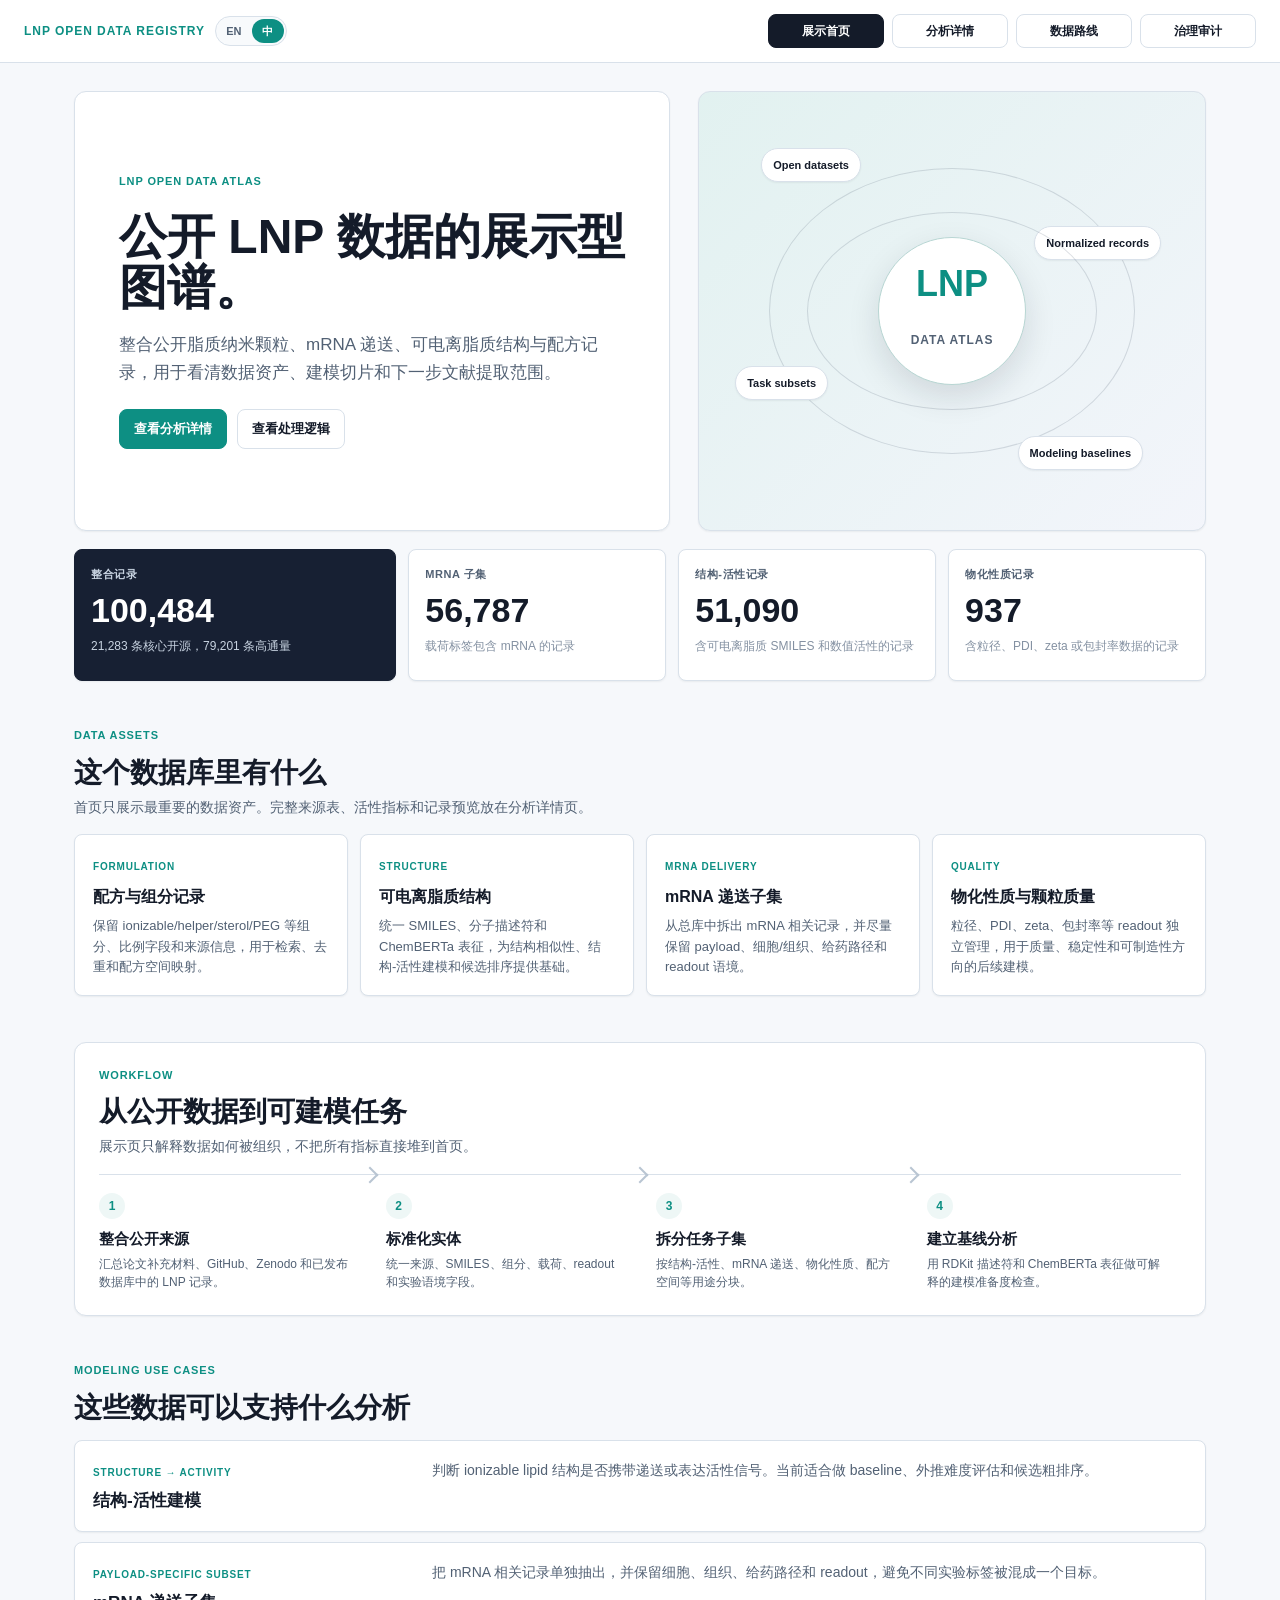
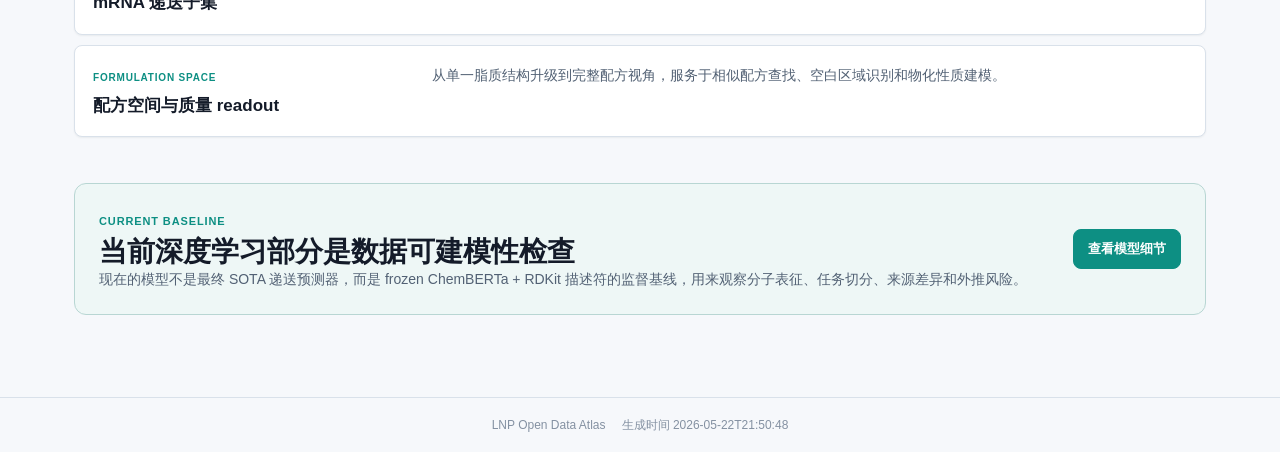
<file: zh.html>
<!DOCTYPE html>
<html lang="zh-CN">
<head>
  <meta charset="UTF-8">
  <meta name="viewport" content="width=device-width, initial-scale=1.0">
  <title>LNP Open Data Atlas</title>
  <link rel="stylesheet" href="styles.css">
</head>
<body class="story-page">
  <header class="site-header story-header">
    <div class="header-inner">
      <div class="header-title">
        <div class="brand-row">
          <div class="brand">LNP Open Data Registry</div>
          <nav class="language-switch" aria-label="语言">
            <a class="language-option" href="index.html">EN</a>
            <a class="language-option active" href="zh.html" aria-current="page">中</a>
          </nav>
        </div>
      </div>
      <nav class="header-actions" aria-label="站点操作">
        <a class="header-link active" href="zh.html" aria-current="page">展示首页</a>
        <a class="header-link" href="analysis_zh.html">分析详情</a>
        <a class="header-link" href="processing_zh.html">数据路线</a>
        <a class="header-link" href="governance_zh.html">治理审计</a>
      </nav>
    </div>
  </header>

  <main class="container story-container">
    <div class="loading" id="loadingPanel">
      <div class="spinner"></div>
      <span>正在加载 LNP 数据资产</span>
    </div>

    <div id="errorPanel" class="error-panel" hidden></div>

    <div id="mainContent" hidden>
      <section class="story-hero">
        <div class="story-hero-copy">
          <span class="kicker">LNP Open Data Atlas</span>
          <h1>公开 LNP 数据的展示型图谱。</h1>
          <p>整合公开脂质纳米颗粒、mRNA 递送、可电离脂质结构与配方记录，用于看清数据资产、建模切片和下一步文献提取范围。</p>
          <div class="story-actions">
            <a class="story-button primary" href="analysis_zh.html">查看分析详情</a>
            <a class="story-button" href="#workflowStory">查看处理逻辑</a>
          </div>
        </div>
        <div class="story-hero-visual" aria-label="LNP 数据流程示意">
          <div class="atlas-orbit">
            <span>Open datasets</span>
            <span>Normalized records</span>
            <span>Task subsets</span>
            <span>Modeling baselines</span>
          </div>
          <div class="atlas-core">
            <strong>LNP</strong>
            <span>Data Atlas</span>
          </div>
        </div>
      </section>

      <section class="story-metrics" aria-label="数据库计数">
        <article class="story-metric primary">
          <span>整合记录</span>
          <strong id="statCombined">-</strong>
          <small id="statCoreHigh">-</small>
        </article>
        <article class="story-metric">
          <span>mRNA 子集</span>
          <strong id="statMrna">-</strong>
          <small id="statMrnaSub">-</small>
        </article>
        <article class="story-metric">
          <span>结构-活性记录</span>
          <strong id="statStructure">-</strong>
          <small id="statStructureSub">-</small>
        </article>
        <article class="story-metric">
          <span>物化性质记录</span>
          <strong id="statPhyschem">-</strong>
          <small id="statPhyschemSub">-</small>
        </article>
      </section>

      <section class="story-section">
        <div class="story-section-head">
          <span class="kicker">Data assets</span>
          <h2>这个数据库里有什么</h2>
          <p>首页只展示最重要的数据资产。完整来源表、活性指标和记录预览放在分析详情页。</p>
        </div>
        <div class="story-card-grid">
          <article class="story-card">
            <span class="story-card-tag">Formulation</span>
            <h3>配方与组分记录</h3>
            <p>保留 ionizable/helper/sterol/PEG 等组分、比例字段和来源信息，用于检索、去重和配方空间映射。</p>
          </article>
          <article class="story-card">
            <span class="story-card-tag">Structure</span>
            <h3>可电离脂质结构</h3>
            <p>统一 SMILES、分子描述符和 ChemBERTa 表征，为结构相似性、结构-活性建模和候选排序提供基础。</p>
          </article>
          <article class="story-card">
            <span class="story-card-tag">mRNA delivery</span>
            <h3>mRNA 递送子集</h3>
            <p>从总库中拆出 mRNA 相关记录，并尽量保留 payload、细胞/组织、给药路径和 readout 语境。</p>
          </article>
          <article class="story-card">
            <span class="story-card-tag">Quality</span>
            <h3>物化性质与颗粒质量</h3>
            <p>粒径、PDI、zeta、包封率等 readout 独立管理，用于质量、稳定性和可制造性方向的后续建模。</p>
          </article>
        </div>
      </section>

      <section class="story-section workflow-story" id="workflowStory">
        <div class="story-section-head">
          <span class="kicker">Workflow</span>
          <h2>从公开数据到可建模任务</h2>
          <p>展示页只解释数据如何被组织，不把所有指标直接堆到首页。</p>
        </div>
        <div class="story-flow">
          <article>
            <strong>1</strong>
            <h3>整合公开来源</h3>
            <p>汇总论文补充材料、GitHub、Zenodo 和已发布数据库中的 LNP 记录。</p>
          </article>
          <article>
            <strong>2</strong>
            <h3>标准化实体</h3>
            <p>统一来源、SMILES、组分、载荷、readout 和实验语境字段。</p>
          </article>
          <article>
            <strong>3</strong>
            <h3>拆分任务子集</h3>
            <p>按结构-活性、mRNA 递送、物化性质、配方空间等用途分块。</p>
          </article>
          <article>
            <strong>4</strong>
            <h3>建立基线分析</h3>
            <p>用 RDKit 描述符和 ChemBERTa 表征做可解释的建模准备度检查。</p>
          </article>
        </div>
      </section>

      <section class="story-section">
        <div class="story-section-head">
          <span class="kicker">Modeling use cases</span>
          <h2>这些数据可以支持什么分析</h2>
        </div>
        <div class="story-use-list">
          <article>
            <div>
              <span>Structure → Activity</span>
              <h3>结构-活性建模</h3>
            </div>
            <p>判断 ionizable lipid 结构是否携带递送或表达活性信号。当前适合做 baseline、外推难度评估和候选粗排序。</p>
          </article>
          <article>
            <div>
              <span>Payload-specific subset</span>
              <h3>mRNA 递送子集</h3>
            </div>
            <p>把 mRNA 相关记录单独抽出，并保留细胞、组织、给药路径和 readout，避免不同实验标签被混成一个目标。</p>
          </article>
          <article>
            <div>
              <span>Formulation space</span>
              <h3>配方空间与质量 readout</h3>
            </div>
            <p>从单一脂质结构升级到完整配方视角，服务于相似配方查找、空白区域识别和物化性质建模。</p>
          </article>
        </div>
      </section>

      <section class="story-section model-summary">
        <div>
          <span class="kicker">Current baseline</span>
          <h2>当前深度学习部分是数据可建模性检查</h2>
          <p>现在的模型不是最终 SOTA 递送预测器，而是 frozen ChemBERTa + RDKit 描述符的监督基线，用来观察分子表征、任务切分、来源差异和外推风险。</p>
        </div>
        <a class="story-button primary" href="analysis_zh.html#deepLearningSection">查看模型细节</a>
      </section>
    </div>
  </main>

  <footer class="site-footer">
    <span>LNP Open Data Atlas</span>
    <span id="footerUpdated">-</span>
  </footer>

  <script src="app.js"></script>
</body>
</html>
</file>
<file: styles.css>
:root {
  --bg-page: #f4f6f8;
  --bg-surface: #ffffff;
  --bg-subtle: #eef3f7;
  --bg-muted: #f8fafc;
  --border: #d9e1ea;
  --border-strong: #b9c5d2;
  --text: #141b29;
  --muted: #526174;
  --dim: #8491a2;
  --teal: #0d8f83;
  --blue: #3156b7;
  --amber: #a76513;
  --green: #14753b;
  --red: #b43b35;
  --radius: 8px;
  --shadow: 0 1px 2px rgba(20, 27, 41, 0.06);
  --shadow-soft: 0 8px 24px rgba(20, 27, 41, 0.08);
}

* {
  box-sizing: border-box;
}

[hidden] {
  display: none !important;
}

body {
  margin: 0;
  background: var(--bg-page);
  color: var(--text);
  font-family: -apple-system, BlinkMacSystemFont, "Segoe UI", Roboto, "Noto Sans", Arial, sans-serif;
  line-height: 1.5;
  overflow-x: hidden;
}

button,
input,
select {
  font: inherit;
}

.site-header {
  background: #ffffff;
  color: var(--text);
  border-bottom: 1px solid var(--border);
  position: sticky;
  top: 0;
  z-index: 15;
  overflow-x: hidden;
}

.header-inner {
  max-width: 1480px;
  margin: 0 auto;
  padding: 14px 24px;
  display: flex;
  align-items: center;
  justify-content: space-between;
  gap: 24px;
  min-width: 0;
}

.header-title {
  flex: 1 1 auto;
  min-width: 0;
  max-width: 100%;
  overflow-wrap: anywhere;
  overflow: hidden;
}

.brand-row {
  display: flex;
  align-items: center;
  gap: 10px;
  min-width: 0;
}

.brand {
  color: var(--teal);
  font-size: 12px;
  font-weight: 700;
  letter-spacing: 0.08em;
  text-transform: uppercase;
}

.language-switch {
  display: inline-grid;
  grid-auto-flow: column;
  grid-auto-columns: 32px;
  gap: 2px;
  align-items: center;
  flex: 0 0 auto;
  padding: 2px;
  border: 1px solid var(--border);
  border-radius: 999px;
  background: var(--bg-muted);
}

.language-option {
  display: inline-flex;
  align-items: center;
  justify-content: center;
  min-width: 0;
  min-height: 24px;
  border-radius: 999px;
  color: var(--muted);
  text-decoration: none;
  font-size: 11px;
  font-weight: 800;
  line-height: 1;
}

.language-option:hover {
  color: var(--text);
  background: #ffffff;
}

.language-option.active {
  color: #ffffff;
  background: var(--teal);
}

h1,
h2,
h3,
p {
  margin: 0;
}

.site-header h1 {
  margin-top: 2px;
  font-size: 21px;
  line-height: 1.2;
}

.subtitle {
  margin-top: 5px;
  color: var(--muted);
  font-size: 13px;
  max-width: 760px;
  overflow-wrap: anywhere;
  word-break: break-word;
}

.header-actions {
  display: grid;
  grid-auto-flow: column;
  grid-auto-columns: minmax(116px, max-content);
  gap: 8px;
  justify-content: flex-end;
  align-items: center;
  max-width: 100%;
  min-width: 0;
}

.header-link,
.button-link {
  display: inline-flex;
  align-items: center;
  justify-content: center;
  color: var(--text);
  background: #ffffff;
  border: 1px solid var(--border);
  border-radius: var(--radius);
  padding: 7px 12px;
  text-decoration: none;
  font-size: 12px;
  font-weight: 650;
  cursor: pointer;
  min-height: 34px;
  min-width: 0;
  max-width: 100%;
  text-align: center;
  white-space: nowrap;
  overflow-wrap: anywhere;
}

.header-link:hover,
.button-link:hover {
  background: var(--bg-subtle);
  border-color: var(--border-strong);
}

.header-link.active {
  color: #ffffff;
  background: var(--text);
  border-color: var(--text);
}

.header-link.active:hover {
  color: #ffffff;
  background: var(--text);
  border-color: var(--text);
}

.container {
  max-width: 1480px;
  margin: 0 auto;
  padding: 18px 24px 36px;
  min-width: 0;
}

.story-page {
  background: #f6f8fb;
}

.story-header {
  position: static;
}

.story-container {
  max-width: 1180px;
  padding-top: 28px;
}

.story-hero {
  display: grid;
  grid-template-columns: minmax(0, 1.08fr) minmax(320px, 0.92fr);
  gap: 28px;
  align-items: stretch;
  min-height: 440px;
  margin-bottom: 18px;
}

.story-hero-copy {
  display: grid;
  align-content: center;
  gap: 18px;
  min-width: 0;
  padding: 44px;
  border: 1px solid var(--border);
  border-radius: 12px;
  background: #ffffff;
  box-shadow: var(--shadow);
}

.story-hero h1 {
  color: var(--text);
  font-size: 48px;
  line-height: 1.05;
  max-width: 780px;
  overflow-wrap: anywhere;
}

.story-hero p {
  color: var(--muted);
  font-size: 17px;
  line-height: 1.65;
  max-width: 760px;
  overflow-wrap: anywhere;
}

.story-actions {
  display: flex;
  flex-wrap: wrap;
  gap: 10px;
  margin-top: 4px;
}

.story-button {
  display: inline-flex;
  align-items: center;
  justify-content: center;
  min-height: 40px;
  border: 1px solid var(--border);
  border-radius: var(--radius);
  background: #ffffff;
  color: var(--text);
  padding: 9px 14px;
  text-decoration: none;
  font-size: 13px;
  font-weight: 800;
}

.story-button.primary {
  background: var(--teal);
  border-color: var(--teal);
  color: #ffffff;
}

.story-button:hover {
  border-color: var(--border-strong);
  background: var(--bg-subtle);
}

.story-button.primary:hover {
  background: #0b756d;
  border-color: #0b756d;
}

.story-hero-visual {
  position: relative;
  min-height: 440px;
  border: 1px solid var(--border);
  border-radius: 12px;
  background:
    linear-gradient(135deg, rgba(13, 143, 131, 0.12), rgba(49, 86, 183, 0.06)),
    #ffffff;
  box-shadow: var(--shadow);
  overflow: hidden;
}

.atlas-core {
  position: absolute;
  inset: 50% auto auto 50%;
  display: grid;
  place-items: center;
  width: 148px;
  height: 148px;
  border: 1px solid #b8d6d3;
  border-radius: 50%;
  background: #ffffff;
  box-shadow: 0 12px 32px rgba(20, 27, 41, 0.12);
  transform: translate(-50%, -50%);
}

.atlas-core strong {
  color: var(--teal);
  font-size: 36px;
  line-height: 1;
}

.atlas-core span {
  margin-top: -34px;
  color: var(--muted);
  font-size: 12px;
  font-weight: 800;
  letter-spacing: 0.08em;
  text-transform: uppercase;
}

.atlas-orbit {
  position: absolute;
  inset: 34px;
}

.atlas-orbit::before,
.atlas-orbit::after {
  content: "";
  position: absolute;
  inset: 42px 36px;
  border: 1px solid rgba(82, 97, 116, 0.2);
  border-radius: 50%;
}

.atlas-orbit::after {
  inset: 86px 74px;
}

.atlas-orbit span {
  position: absolute;
  display: inline-flex;
  align-items: center;
  min-height: 34px;
  border: 1px solid var(--border);
  border-radius: 999px;
  background: #ffffff;
  color: var(--text);
  padding: 7px 11px;
  font-size: 11px;
  font-weight: 800;
  box-shadow: var(--shadow);
  white-space: nowrap;
}

.atlas-orbit span:nth-child(1) {
  top: 22px;
  left: 28px;
}

.atlas-orbit span:nth-child(2) {
  top: 100px;
  right: 10px;
}

.atlas-orbit span:nth-child(3) {
  bottom: 96px;
  left: 2px;
}

.atlas-orbit span:nth-child(4) {
  right: 28px;
  bottom: 26px;
}

.story-metrics {
  display: grid;
  grid-template-columns: 1.25fr repeat(3, minmax(0, 1fr));
  gap: 12px;
  margin-bottom: 46px;
}

.story-metric {
  min-width: 0;
  min-height: 132px;
  border: 1px solid var(--border);
  border-radius: var(--radius);
  background: #ffffff;
  padding: 16px;
  box-shadow: var(--shadow);
}

.story-metric.primary {
  background: #172033;
  border-color: #172033;
  color: #ffffff;
}

.story-metric span {
  display: block;
  color: var(--muted);
  font-size: 11px;
  font-weight: 800;
  letter-spacing: 0.05em;
  text-transform: uppercase;
}

.story-metric.primary span,
.story-metric.primary small {
  color: #c8d3e1;
}

.story-metric strong {
  display: block;
  margin-top: 10px;
  color: var(--text);
  font-size: 34px;
  line-height: 1.05;
  font-variant-numeric: tabular-nums;
}

.story-metric.primary strong {
  color: #ffffff;
}

.story-metric small {
  display: block;
  margin-top: 10px;
  color: var(--dim);
  font-size: 12px;
  line-height: 1.35;
  overflow-wrap: anywhere;
}

.story-section {
  margin-bottom: 46px;
}

.story-section-head {
  display: grid;
  gap: 7px;
  max-width: 760px;
  margin-bottom: 16px;
}

.story-section-head h2,
.model-summary h2 {
  color: var(--text);
  font-size: 28px;
  line-height: 1.18;
  overflow-wrap: anywhere;
}

.story-section-head p,
.model-summary p {
  color: var(--muted);
  font-size: 14px;
  line-height: 1.6;
  overflow-wrap: anywhere;
}

.story-card-grid {
  display: grid;
  grid-template-columns: repeat(4, minmax(0, 1fr));
  gap: 12px;
}

.story-card {
  min-width: 0;
  border: 1px solid var(--border);
  border-radius: var(--radius);
  background: #ffffff;
  padding: 18px;
  box-shadow: var(--shadow);
}

.story-card-tag {
  color: var(--teal);
  font-size: 10px;
  font-weight: 900;
  letter-spacing: 0.08em;
  text-transform: uppercase;
}

.story-card h3 {
  margin-top: 10px;
  color: var(--text);
  font-size: 16px;
  line-height: 1.28;
  overflow-wrap: anywhere;
}

.story-card p {
  margin-top: 9px;
  color: var(--muted);
  font-size: 13px;
  line-height: 1.55;
  overflow-wrap: anywhere;
}

.workflow-story {
  border: 1px solid var(--border);
  border-radius: 12px;
  background: #ffffff;
  padding: 24px;
  box-shadow: var(--shadow);
}

.story-flow {
  display: grid;
  grid-template-columns: repeat(4, minmax(0, 1fr));
  gap: 0;
}

.story-flow article {
  position: relative;
  min-width: 0;
  border-top: 1px solid var(--border);
  padding: 18px 16px 0 0;
}

.story-flow article + article {
  padding-left: 16px;
}

.story-flow article + article::before {
  content: "";
  position: absolute;
  left: -6px;
  top: -6px;
  width: 10px;
  height: 10px;
  border-top: 2px solid var(--border-strong);
  border-right: 2px solid var(--border-strong);
  transform: rotate(45deg);
}

.story-flow strong {
  display: inline-flex;
  align-items: center;
  justify-content: center;
  width: 26px;
  height: 26px;
  border-radius: 50%;
  background: #eef7f6;
  color: var(--teal);
  font-size: 12px;
}

.story-flow h3 {
  margin-top: 10px;
  color: var(--text);
  font-size: 15px;
  line-height: 1.3;
}

.story-flow p {
  margin-top: 7px;
  color: var(--muted);
  font-size: 12px;
  line-height: 1.5;
}

.story-use-list {
  display: grid;
  gap: 10px;
}

.story-use-list article {
  display: grid;
  grid-template-columns: minmax(210px, 0.42fr) minmax(0, 1fr);
  gap: 22px;
  align-items: start;
  min-width: 0;
  border: 1px solid var(--border);
  border-radius: var(--radius);
  background: #ffffff;
  padding: 18px;
  box-shadow: var(--shadow);
}

.story-use-list span {
  color: var(--teal);
  font-size: 10px;
  font-weight: 900;
  letter-spacing: 0.08em;
  text-transform: uppercase;
}

.story-use-list h3 {
  margin-top: 5px;
  color: var(--text);
  font-size: 17px;
}

.story-use-list p {
  color: var(--muted);
  font-size: 14px;
  line-height: 1.6;
}

.model-summary {
  display: grid;
  grid-template-columns: minmax(0, 1fr) auto;
  gap: 22px;
  align-items: center;
  border: 1px solid #b8d6d3;
  border-radius: 12px;
  background: #eef7f6;
  padding: 24px;
}

.loading {
  display: flex;
  align-items: center;
  justify-content: center;
  gap: 10px;
  min-height: 180px;
  color: var(--muted);
}

.spinner {
  width: 28px;
  height: 28px;
  border: 3px solid var(--border);
  border-top-color: var(--teal);
  border-radius: 50%;
  animation: spin 0.8s linear infinite;
}

@keyframes spin {
  to { transform: rotate(360deg); }
}

.error-panel {
  background: #fff4f2;
  border: 1px solid #fecaca;
  color: #9f2b25;
  border-radius: var(--radius);
  padding: 14px 16px;
  font-size: 13px;
}

.dashboard-intro {
  display: grid;
  grid-template-columns: minmax(0, 1fr) auto;
  gap: 18px;
  align-items: end;
  background: #ffffff;
  border: 1px solid var(--border);
  border-radius: 12px;
  box-shadow: var(--shadow);
  padding: 18px 20px;
  margin-bottom: 14px;
  min-width: 0;
}

.intro-copy {
  max-width: 900px;
  min-width: 0;
}

.kicker {
  display: inline-flex;
  color: var(--teal);
  font-size: 11px;
  font-weight: 800;
  letter-spacing: 0.08em;
  text-transform: uppercase;
  margin-bottom: 5px;
}

.intro-copy h2 {
  font-size: 24px;
  line-height: 1.18;
  margin-bottom: 6px;
  overflow-wrap: anywhere;
}

.intro-copy p {
  color: var(--muted);
  font-size: 13px;
  max-width: 820px;
  overflow-wrap: anywhere;
}

.section-nav {
  display: grid;
  grid-template-columns: repeat(2, minmax(128px, 1fr));
  gap: 8px;
  justify-content: flex-end;
  align-content: end;
  width: min(360px, 100%);
  min-width: 0;
}

.section-nav a {
  display: inline-flex;
  align-items: center;
  justify-content: center;
  min-height: 34px;
  border: 1px solid var(--border);
  border-radius: var(--radius);
  color: var(--text);
  background: var(--bg-muted);
  text-decoration: none;
  padding: 7px 10px;
  font-size: 12px;
  font-weight: 700;
  text-align: center;
  line-height: 1.2;
  white-space: normal;
}

.section-nav a:hover {
  border-color: var(--teal);
  color: var(--teal);
  background: #ffffff;
}

.stats-grid {
  display: grid;
  grid-template-columns: 1.35fr repeat(3, minmax(0, 1fr));
  gap: 12px;
  margin-bottom: 14px;
}

.stat-card {
  background: var(--bg-surface);
  border: 1px solid var(--border);
  border-left: 3px solid var(--blue);
  border-radius: var(--radius);
  box-shadow: var(--shadow);
  padding: 12px 16px;
  min-height: 92px;
  min-width: 0;
}

.stat-card.primary {
  background: #172033;
  border-color: #172033;
  color: #ffffff;
  box-shadow: var(--shadow-soft);
}

.stat-card.primary .stat-label,
.stat-card.primary .stat-sub {
  color: #c8d3e1;
}

.stat-card.primary .stat-value {
  color: #ffffff;
}

.stat-card.teal {
  border-top-color: var(--teal);
}

.stat-card.amber {
  border-top-color: var(--amber);
}

.stat-card.green {
  border-top-color: var(--green);
}

.stat-card.red {
  border-top-color: var(--red);
}

.stat-label {
  display: block;
  color: var(--muted);
  font-size: 11px;
  font-weight: 700;
  letter-spacing: 0.04em;
  text-transform: uppercase;
}

.stat-value {
  display: block;
  margin-top: 4px;
  color: var(--text);
  font-size: 26px;
  line-height: 1.1;
  font-variant-numeric: tabular-nums;
}

.stat-sub {
  display: block;
  margin-top: 5px;
  color: var(--dim);
  font-size: 12px;
  line-height: 1.35;
  overflow-wrap: anywhere;
}

.usage-grid {
  display: grid;
  grid-template-columns: repeat(2, minmax(0, 1fr));
  gap: 14px;
  margin-bottom: 14px;
}

.usage-card {
  display: flex;
  flex-direction: column;
  gap: 8px;
  min-width: 0;
  min-height: 0;
  background: #ffffff;
  border: 1px solid var(--border);
  border-top: 3px solid var(--blue);
  border-radius: var(--radius);
  box-shadow: var(--shadow);
  padding: 14px 16px 15px;
}

.usage-card.formulation_lookup {
  border-top-color: var(--teal);
}

.usage-card.structure_activity {
  border-top-color: var(--blue);
}

.usage-card.mrna_delivery {
  border-top-color: var(--amber);
}

.usage-card.physicochemical {
  border-top-color: var(--green);
}

.usage-card.formulation_space {
  border-top-color: #6f4bb3;
}

.usage-card.route_target {
  border-top-color: var(--red);
}

.method-section {
  background: #ffffff;
  border: 1px solid var(--border);
  border-radius: var(--radius);
  box-shadow: var(--shadow);
  padding: 16px;
  margin-bottom: 14px;
  min-width: 0;
}

.method-head {
  display: grid;
  gap: 4px;
  margin-bottom: 12px;
}

.method-head h2 {
  color: var(--text);
  font-size: 18px;
  line-height: 1.25;
  overflow-wrap: anywhere;
}

.method-head p {
  color: var(--muted);
  font-size: 12px;
  line-height: 1.45;
  overflow-wrap: anywhere;
}

.method-grid {
  display: grid;
  grid-template-columns: repeat(2, minmax(0, 1fr));
  gap: 12px;
}

.method-card {
  min-width: 0;
  border: 1px solid var(--border);
  border-top: 3px solid var(--blue);
  border-radius: var(--radius);
  background: var(--bg-muted);
  padding: 12px;
}

.method-card.structure {
  border-top-color: var(--blue);
}

.method-card.mrna {
  border-top-color: var(--amber);
}

.method-card.formulation {
  border-top-color: var(--teal);
}

.method-card.quality {
  border-top-color: var(--green);
}

.method-title {
  display: flex;
  align-items: baseline;
  justify-content: space-between;
  gap: 10px;
  margin-bottom: 10px;
  min-width: 0;
}

.method-title span {
  color: var(--text);
  font-size: 13px;
  font-weight: 800;
  line-height: 1.25;
  overflow-wrap: anywhere;
}

.method-title b {
  color: var(--muted);
  font-size: 10px;
  font-weight: 800;
  letter-spacing: 0.05em;
  text-transform: uppercase;
  white-space: nowrap;
}

.flow-diagram {
  display: grid;
  grid-template-columns: minmax(0, 1fr) 22px minmax(0, 1fr) 22px minmax(0, 1fr);
  align-items: stretch;
}

.flow-node {
  display: grid;
  align-content: center;
  gap: 4px;
  min-width: 0;
  min-height: 78px;
  border: 1px solid #d5dee8;
  border-radius: 7px;
  background: #ffffff;
  padding: 9px;
}

.flow-node strong {
  color: var(--text);
  font-size: 12px;
  line-height: 1.25;
  overflow-wrap: anywhere;
}

.flow-node span {
  color: var(--muted);
  font-size: 10px;
  line-height: 1.35;
  overflow-wrap: anywhere;
}

.flow-arrow {
  position: relative;
  min-height: 78px;
}

.flow-arrow::before {
  content: "";
  position: absolute;
  top: 50%;
  left: 4px;
  right: 4px;
  height: 2px;
  background: #aeb9c7;
  transform: translateY(-50%);
}

.flow-arrow::after {
  content: "";
  position: absolute;
  top: 50%;
  right: 3px;
  width: 8px;
  height: 8px;
  border-top: 2px solid #aeb9c7;
  border-right: 2px solid #aeb9c7;
  transform: translateY(-50%) rotate(45deg);
}

.method-card p {
  margin-top: 10px;
  color: var(--muted);
  font-size: 12px;
  line-height: 1.45;
  overflow-wrap: anywhere;
}

.usage-card-head,
.matrix-card-head {
  display: grid;
  grid-template-columns: minmax(0, 1fr) auto;
  align-items: center;
  gap: 10px;
}

.usage-key {
  color: var(--muted);
  font-size: 10px;
  font-weight: 800;
  letter-spacing: 0.06em;
  text-transform: uppercase;
  overflow-wrap: anywhere;
}

.readiness-pill {
  flex: 0 0 auto;
  display: inline-flex;
  align-items: center;
  min-height: 21px;
  border-radius: 999px;
  background: #eef7f6;
  color: #0b756d;
  padding: 2px 8px;
  font-size: 11px;
  font-weight: 800;
  white-space: nowrap;
}

.usage-card h3 {
  font-size: 15px;
  line-height: 1.25;
  overflow-wrap: anywhere;
}

.usage-metric {
  display: grid;
  grid-template-columns: auto minmax(0, 1fr);
  align-items: baseline;
  gap: 8px;
}

.usage-metric strong {
  font-size: 24px;
  line-height: 1;
  font-variant-numeric: tabular-nums;
}

.usage-metric span {
  color: var(--muted);
  font-size: 12px;
  overflow-wrap: anywhere;
}

.readiness-track,
.coverage-cell i {
  display: block;
  height: 7px;
  background: var(--bg-subtle);
  border-radius: 999px;
  overflow: hidden;
}

.readiness-track span,
.coverage-cell b {
  display: block;
  height: 100%;
  background: var(--teal);
  border-radius: inherit;
}

.usage-card p {
  color: var(--muted);
  font-size: 12px;
  line-height: 1.45;
  overflow-wrap: anywhere;
}

.next-line {
  margin-top: auto;
  border-top: 1px solid #edf1f6;
  padding-top: 8px;
  color: var(--text);
  font-size: 12px;
  line-height: 1.45;
  overflow-wrap: anywhere;
}

.dl-panel {
  margin-bottom: 14px;
  overflow: hidden;
}

.dl-run-grid {
  display: grid;
  grid-template-columns: repeat(4, minmax(0, 1fr));
  gap: 10px;
  padding: 12px 14px;
}

.dl-run-card {
  min-width: 0;
  border: 1px solid var(--border);
  border-radius: var(--radius);
  background: #ffffff;
  padding: 10px 11px;
}

.dl-run-card span {
  display: block;
  color: var(--dim);
  font-size: 11px;
  font-weight: 800;
  text-transform: uppercase;
  letter-spacing: 0.04em;
}

.dl-run-card strong {
  display: block;
  margin-top: 4px;
  color: var(--text);
  font-size: 18px;
  line-height: 1.15;
  overflow-wrap: anywhere;
}

.dl-run-card p {
  margin-top: 5px;
  color: var(--muted);
  font-size: 12px;
  line-height: 1.35;
  overflow-wrap: anywhere;
}

.dl-visual-grid {
  display: grid;
  grid-template-columns: minmax(0, 1.15fr) minmax(360px, 0.85fr);
  gap: 14px;
  border-top: 1px solid var(--border);
  padding: 12px 14px 14px;
}

.dl-visual-grid section,
.dl-extra-grid section {
  min-width: 0;
}

.dl-section-head {
  display: flex;
  align-items: center;
  justify-content: space-between;
  gap: 10px;
  margin-bottom: 8px;
}

.dl-section-head h3 {
  margin-bottom: 0;
}

.dl-section-head span {
  color: var(--dim);
  font-size: 12px;
  text-align: right;
}

.embedding-plot {
  position: relative;
  min-height: 330px;
  aspect-ratio: 16 / 9;
  border: 1px solid var(--border);
  border-radius: var(--radius);
  background:
    linear-gradient(to right, rgba(217, 225, 234, 0.45) 1px, transparent 1px),
    linear-gradient(to bottom, rgba(217, 225, 234, 0.45) 1px, transparent 1px),
    #ffffff;
  background-size: 25% 25%;
  overflow: hidden;
}

.embedding-point {
  position: absolute;
  left: var(--x);
  bottom: var(--y);
  width: 7px;
  height: 7px;
  padding: 0;
  border: 1px solid rgba(255, 255, 255, 0.8);
  border-radius: 999px;
  background: var(--point);
  cursor: default;
  transform: translate(-50%, 50%);
  opacity: 0.72;
}

.embedding-point:hover {
  z-index: 2;
  opacity: 1;
  transform: translate(-50%, 50%) scale(1.8);
}

.embedding-legend {
  display: flex;
  flex-wrap: wrap;
  gap: 6px 10px;
  margin-top: 8px;
}

.embedding-legend span {
  display: inline-flex;
  align-items: center;
  gap: 5px;
  color: var(--muted);
  font-size: 11px;
  min-width: 0;
}

.embedding-legend i {
  width: 8px;
  height: 8px;
  border-radius: 999px;
  flex: 0 0 auto;
}

.embedding-legend b {
  color: var(--dim);
  font-weight: 700;
}

.dl-grid {
  display: grid;
  grid-template-columns: repeat(2, minmax(0, 1fr));
  gap: 10px;
  padding: 12px 14px;
}

.dl-task {
  min-width: 0;
  border: 1px solid var(--border);
  border-radius: var(--radius);
  background: #ffffff;
  padding: 12px;
}

.dl-task-head {
  display: grid;
  grid-template-columns: minmax(0, 1fr) auto;
  gap: 8px;
  align-items: start;
}

.dl-task h3,
.dl-bottom h3 {
  margin: 0;
  color: var(--text);
  font-size: 13px;
  line-height: 1.25;
  text-transform: none;
  letter-spacing: 0;
  overflow-wrap: anywhere;
}

.dl-task-head span {
  border-radius: 999px;
  background: #eef7f6;
  color: #0b756d;
  padding: 2px 7px;
  font-size: 11px;
  font-weight: 800;
  white-space: nowrap;
}

.dl-task-meta {
  display: flex;
  align-items: baseline;
  gap: 6px;
  margin-top: 8px;
}

.dl-task-meta strong {
  font-size: 20px;
  line-height: 1;
  font-variant-numeric: tabular-nums;
}

.dl-task-meta span,
.dl-task-clarifier,
.dl-task p,
.dl-validation,
.dl-risk {
  color: var(--muted);
  font-size: 12px;
  line-height: 1.4;
  overflow-wrap: anywhere;
}

.dl-task-clarifier {
  display: block;
  margin-top: 4px;
  font-size: 11px;
  line-height: 1.45;
}

.dl-task p {
  margin-top: 8px;
}

.dl-validation {
  margin-top: 8px;
  border-top: 1px solid #edf1f6;
  padding-top: 8px;
}

.dl-risk {
  margin-top: 6px;
  color: #8a5a0a;
}

.dl-bottom {
  display: grid;
  grid-template-columns: minmax(0, 1fr) minmax(0, 1fr);
  gap: 14px;
  border-top: 1px solid var(--border);
  padding: 12px 14px 14px;
}

.dl-bottom section {
  min-width: 0;
}

.dl-bottom .bar-list {
  padding: 8px 0 0;
}

.dl-risk-list {
  display: grid;
  gap: 8px;
  padding-top: 8px;
}

.dl-risk-row {
  display: grid;
  grid-template-columns: auto minmax(0, 1fr);
  gap: 4px 8px;
  border: 1px solid var(--border);
  border-radius: var(--radius);
  padding: 8px 9px;
  background: var(--bg-muted);
}

.dl-risk-row span {
  display: inline-flex;
  align-items: center;
  justify-content: center;
  min-width: 28px;
  height: 22px;
  border-radius: 999px;
  background: #fee2e2;
  color: #9f2b25;
  font-size: 11px;
  font-weight: 800;
}

.dl-risk-row strong {
  align-self: center;
  min-width: 0;
  font-size: 12px;
  overflow-wrap: anywhere;
}

.dl-risk-row p {
  grid-column: 1 / -1;
  color: var(--muted);
  font-size: 12px;
  line-height: 1.4;
  overflow-wrap: anywhere;
}

.dl-benchmark-list,
.dl-cluster-list,
.dl-source-list,
.dl-transfer-list,
.dl-neighbor-list {
  display: grid;
  gap: 8px;
}

.dl-benchmark-row,
.dl-compact-row {
  min-width: 0;
  border: 1px solid var(--border);
  border-radius: var(--radius);
  background: #ffffff;
  padding: 9px 10px;
}

.dl-benchmark-row strong,
.dl-compact-row strong {
  display: block;
  color: var(--text);
  font-size: 12px;
  line-height: 1.3;
  overflow-wrap: anywhere;
}

.dl-benchmark-note {
  display: block;
  margin-top: 3px;
  color: var(--muted);
  font-size: 10px;
  line-height: 1.45;
  overflow-wrap: anywhere;
}

.dl-benchmark-row span,
.dl-compact-row span,
.dl-benchmark-row p,
.dl-compact-row p {
  color: var(--muted);
  font-size: 11px;
  line-height: 1.35;
  overflow-wrap: anywhere;
}

.benchmark-bars {
  display: grid;
  gap: 5px;
  margin-top: 8px;
}

.benchmark-bars span {
  display: grid;
  grid-template-columns: 76px minmax(70px, 1fr) 44px;
  gap: 7px;
  align-items: center;
}

.benchmark-bars b {
  color: var(--text);
  font-size: 11px;
  font-weight: 800;
  font-variant-numeric: tabular-nums;
}

.benchmark-bars i,
.dl-source-row i {
  display: block;
  height: 7px;
  border-radius: 999px;
  background: var(--bg-subtle);
  overflow: hidden;
}

.benchmark-bars em,
.dl-source-row em {
  display: block;
  height: 100%;
  border-radius: inherit;
  background: var(--teal);
}

.dl-extra-grid {
  display: grid;
  grid-template-columns: repeat(4, minmax(0, 1fr));
  gap: 14px;
  border-top: 1px solid var(--border);
  padding: 12px 14px 14px;
}

.dl-source-row {
  display: grid;
  grid-template-columns: minmax(0, 1fr) minmax(70px, 0.8fr) 54px;
  align-items: center;
  gap: 8px;
  min-width: 0;
  min-height: 25px;
  border-bottom: 1px solid #edf1f6;
  font-size: 11px;
}

.dl-source-row span {
  color: var(--text);
  overflow-wrap: anywhere;
}

.dl-source-row b {
  color: var(--muted);
  font-variant-numeric: tabular-nums;
  text-align: right;
}

.insight-grid {
  display: grid;
  grid-template-columns: repeat(3, minmax(0, 1fr));
  gap: 12px;
  margin-bottom: 16px;
  min-width: 0;
}

.insight-card {
  background: #ffffff;
  border: 1px solid var(--border);
  border-radius: var(--radius);
  box-shadow: var(--shadow);
  padding: 13px 14px;
  border-top: 3px solid var(--blue);
  min-width: 0;
}

.insight-card.warning {
  border-top-color: var(--amber);
}

.insight-card.action {
  border-top-color: var(--teal);
}

.insight-label {
  display: block;
  color: var(--muted);
  font-size: 11px;
  font-weight: 800;
  letter-spacing: 0.06em;
  text-transform: uppercase;
  margin-bottom: 4px;
}

.insight-card strong {
  display: block;
  color: var(--text);
  font-size: 15px;
  line-height: 1.3;
  overflow-wrap: anywhere;
}

.insight-card p {
  margin-top: 6px;
  color: var(--muted);
  font-size: 12px;
  overflow-wrap: anywhere;
}

.tabs {
  display: grid;
  grid-template-columns: repeat(auto-fit, minmax(150px, 1fr));
  gap: 4px;
  background: #ffffff;
  border: 1px solid var(--border);
  border-radius: var(--radius);
  box-shadow: var(--shadow);
  padding: 5px;
  margin-bottom: 14px;
  overflow: hidden;
  min-width: 0;
}

.tab {
  appearance: none;
  border: 0;
  background: transparent;
  color: var(--muted);
  padding: 8px 12px;
  border-radius: 6px;
  cursor: pointer;
  font-size: 13px;
  font-weight: 650;
  min-width: 0;
  min-height: 36px;
  text-align: center;
  white-space: normal;
  overflow-wrap: anywhere;
}

.tab:hover {
  color: var(--text);
  background: var(--bg-subtle);
}

.tab.active {
  color: #ffffff;
  background: var(--teal);
}

.tab-panel {
  display: none;
}

.tab-panel.active {
  display: block;
}

.layout-two {
  display: grid;
  grid-template-columns: minmax(0, 1.25fr) minmax(0, 1fr);
  gap: 12px;
  margin-bottom: 12px;
}

.activity-layout {
  grid-template-columns: minmax(0, 1.7fr) minmax(320px, 0.8fr);
}

.panel {
  background: var(--bg-surface);
  border: 1px solid var(--border);
  border-radius: var(--radius);
  box-shadow: var(--shadow);
  min-width: 0;
}

.panel-head {
  display: flex;
  align-items: center;
  justify-content: space-between;
  gap: 12px;
  padding: 11px 14px;
  border-bottom: 1px solid var(--border);
  background: var(--bg-muted);
}

.panel h2 {
  font-size: 14px;
}

.panel h3 {
  color: var(--muted);
  font-size: 12px;
  text-transform: uppercase;
  letter-spacing: 0.04em;
  margin-bottom: 8px;
}

.panel-meta {
  color: var(--dim);
  font-size: 12px;
  text-align: right;
  overflow-wrap: anywhere;
}

.bar-list {
  padding: 8px 14px 12px;
}

.bar-row {
  display: grid;
  grid-template-columns: minmax(120px, 220px) minmax(80px, 1fr) minmax(92px, auto);
  align-items: center;
  gap: 10px;
  min-height: 28px;
  font-size: 12px;
}

.bar-row + .bar-row {
  border-top: 1px solid #edf1f6;
}

.bar-label {
  min-width: 0;
  overflow-wrap: anywhere;
  color: var(--text);
}

.bar-track {
  height: 7px;
  background: var(--bg-subtle);
  border-radius: 999px;
  overflow: hidden;
}

.bar-fill {
  display: block;
  height: 100%;
  background: var(--teal);
  border-radius: inherit;
}

.bar-value {
  color: var(--muted);
  font-variant-numeric: tabular-nums;
  text-align: right;
  overflow-wrap: anywhere;
}

.bar-sub {
  display: block;
  margin-top: 2px;
  color: var(--dim);
  font-size: 10px;
  line-height: 1.2;
  white-space: normal;
  overflow-wrap: anywhere;
}

.bar-list.compact .bar-row,
.bar-list.mini .bar-row {
  grid-template-columns: minmax(100px, 1fr) minmax(80px, 0.8fr) 72px;
}

.use-source-matrix {
  display: grid;
  grid-template-columns: repeat(2, minmax(0, 1fr));
  gap: 10px;
  padding: 12px 14px 14px;
}

.matrix-card {
  min-width: 0;
  border: 1px solid var(--border);
  border-radius: var(--radius);
  background: #ffffff;
  overflow: hidden;
}

.matrix-card-head {
  padding: 10px 11px;
  border-bottom: 1px solid #edf1f6;
  background: var(--bg-muted);
}

.matrix-card-head h3 {
  margin: 0;
  color: var(--text);
  font-size: 12px;
  line-height: 1.25;
  text-transform: none;
  letter-spacing: 0;
  overflow-wrap: anywhere;
}

.matrix-card-head span {
  color: var(--dim);
  font-size: 11px;
  font-variant-numeric: tabular-nums;
  text-align: right;
  overflow-wrap: anywhere;
}

.matrix-bars {
  display: grid;
  gap: 0;
  padding: 8px 16px 12px;
}

.matrix-source-row {
  display: grid;
  grid-template-columns: minmax(0, 1.08fr) minmax(88px, 0.72fr) minmax(84px, auto);
  gap: 12px;
  align-items: center;
  min-width: 0;
  min-height: 30px;
  padding: 5px 0;
  font-size: 11px;
}

.matrix-source-row + .matrix-source-row {
  border-top: 1px solid #edf1f6;
}

.matrix-source-name {
  min-width: 0;
  color: var(--text);
  line-height: 1.25;
  overflow-wrap: anywhere;
}

.matrix-source-track {
  display: block;
  height: 7px;
  min-width: 0;
  background: var(--bg-subtle);
  border-radius: 999px;
  overflow: hidden;
}

.matrix-source-track i {
  display: block;
  height: 100%;
  background: var(--teal);
  border-radius: inherit;
}

.matrix-source-value {
  color: var(--muted);
  font-size: 11px;
  font-variant-numeric: tabular-nums;
  text-align: right;
  line-height: 1.25;
  min-width: 0;
  overflow-wrap: anywhere;
}

.static-table {
  border: 0;
  border-radius: 0 0 var(--radius) var(--radius);
  box-shadow: none;
  max-height: none;
}

.coverage-cell {
  min-width: 82px;
}

.coverage-cell span {
  display: block;
  margin-bottom: 4px;
  color: var(--muted);
  font-variant-numeric: tabular-nums;
  text-align: right;
}

.mini-grid {
  display: grid;
  grid-template-columns: 1fr 1fr;
  gap: 14px;
  padding: 12px 14px 14px;
}

.mini-grid .bar-list {
  padding: 0;
}

.toolbar {
  display: grid;
  grid-template-columns: minmax(280px, 1fr) auto minmax(96px, auto);
  align-items: center;
  gap: 10px;
  background: #ffffff;
  border: 1px solid var(--border);
  border-radius: var(--radius);
  box-shadow: var(--shadow);
  padding: 9px;
  margin-bottom: 10px;
  min-width: 0;
}

.toolbar-filters {
  display: grid;
  grid-template-columns: minmax(220px, 1fr) minmax(150px, auto);
  gap: 8px;
  min-width: 0;
}

.toolbar-filters > :only-child {
  grid-column: 1 / -1;
}

.toolbar-actions {
  display: grid;
  grid-template-columns: repeat(2, minmax(92px, max-content));
  gap: 8px;
  justify-content: end;
  min-width: 0;
}

.toolbar input,
.toolbar select {
  min-height: 34px;
  border: 1px solid var(--border-strong);
  background: #ffffff;
  border-radius: var(--radius);
  color: var(--text);
  padding: 6px 9px;
  font-size: 13px;
}

.toolbar input {
  min-width: 0;
  width: 100%;
}

.toolbar select {
  min-width: 150px;
  width: 100%;
}

.toolbar input:focus,
.toolbar select:focus {
  outline: 2px solid rgba(15, 148, 136, 0.16);
  border-color: var(--teal);
}

.btn {
  min-height: 34px;
  border: 1px solid var(--border-strong);
  background: #ffffff;
  color: var(--text);
  border-radius: var(--radius);
  padding: 6px 11px;
  cursor: pointer;
  font-size: 13px;
  font-weight: 650;
}

.btn:hover {
  background: var(--bg-subtle);
}

.btn.primary {
  background: var(--teal);
  border-color: var(--teal);
  color: #ffffff;
}

.btn.primary:hover {
  background: #0b7d73;
}

.spacer {
  display: none;
}

.table-info {
  color: var(--dim);
  font-size: 12px;
  justify-self: end;
  min-width: 0;
  text-align: right;
  overflow-wrap: anywhere;
}

.table-wrap {
  background: var(--bg-surface);
  border: 1px solid var(--border);
  border-radius: var(--radius);
  box-shadow: var(--shadow);
  overflow: auto;
  max-height: 68vh;
}

table {
  width: 100%;
  border-collapse: collapse;
  font-size: 12px;
}

th,
td {
  padding: 7px 10px;
  border-bottom: 1px solid var(--border);
  text-align: left;
  vertical-align: top;
}

th {
  position: sticky;
  top: 0;
  z-index: 2;
  background: var(--bg-muted);
  color: var(--muted);
  font-size: 11px;
  letter-spacing: 0.04em;
  text-transform: uppercase;
  white-space: nowrap;
}

th[data-source-sort],
th[data-overlap-sort],
th[data-activity-sort] {
  cursor: pointer;
}

tbody tr:hover {
  background: #f6fafc;
}

td {
  max-width: 260px;
  overflow: hidden;
  text-overflow: ellipsis;
}

.num {
  text-align: right;
  font-variant-numeric: tabular-nums;
}

.mono {
  font-family: "SFMono-Regular", Consolas, "Liberation Mono", Menlo, monospace;
  font-size: 11px;
}

.pill {
  display: inline-flex;
  align-items: center;
  min-height: 20px;
  border-radius: 999px;
  padding: 2px 8px;
  font-size: 11px;
  font-weight: 700;
  white-space: nowrap;
}

.pill.core_open {
  background: #e8f2ff;
  color: #244f9e;
}

.pill.high_throughput {
  background: #e7f8f5;
  color: #0b756d;
}

.pill.duplicate_subset,
.pill.high,
.pill.A_literature_supplement_extraction {
  background: #fee2e2;
  color: #9f2b25;
}

.pill.material_overlap,
.pill.medium,
.pill.B_literature_supplement_extraction {
  background: #fef3c7;
  color: #8a5a0a;
}

.pill.moderate_overlap,
.pill.low,
.pill.C_code_only_no_public_training_data {
  background: #e8f2ff;
  color: #244f9e;
}

.pill.low_overlap {
  background: #edf2f7;
  color: #506173;
}

.component-list {
  padding: 10px 14px 14px;
}

.component-row {
  display: grid;
  grid-template-columns: minmax(90px, 1fr) 72px 72px 72px;
  gap: 8px;
  padding: 7px 0;
  border-bottom: 1px solid #edf1f6;
  font-size: 12px;
}

.component-row:last-child {
  border-bottom: 0;
}

.pagination {
  display: flex;
  align-items: center;
  justify-content: center;
  gap: 10px;
  padding: 12px 0;
  color: var(--muted);
  font-size: 13px;
}

.modal-backdrop {
  position: fixed;
  inset: 0;
  z-index: 20;
  background: rgba(15, 23, 42, 0.5);
  display: flex;
  align-items: flex-start;
  justify-content: center;
  padding: 36px 16px;
  overflow-y: auto;
}

.modal {
  width: min(980px, 100%);
  background: #ffffff;
  border-radius: var(--radius);
  box-shadow: 0 20px 50px rgba(15, 23, 42, 0.22);
  border: 1px solid var(--border);
}

.modal-head {
  display: flex;
  justify-content: space-between;
  align-items: center;
  gap: 12px;
  padding: 14px 16px;
  border-bottom: 1px solid var(--border);
}

.modal-head h2 {
  font-size: 16px;
}

.modal-close {
  border: 1px solid var(--border-strong);
  background: #ffffff;
  color: var(--text);
  border-radius: var(--radius);
  padding: 5px 10px;
  cursor: pointer;
  font-size: 12px;
  font-weight: 700;
}

.modal-body {
  padding: 14px 16px 18px;
}

.detail-grid {
  display: grid;
  grid-template-columns: 180px minmax(0, 1fr);
  gap: 7px 14px;
  font-size: 13px;
}

.detail-grid dt {
  color: var(--muted);
}

.detail-grid dd {
  margin: 0;
  min-width: 0;
  overflow-wrap: anywhere;
}

.site-footer {
  display: flex;
  justify-content: center;
  gap: 16px;
  border-top: 1px solid var(--border);
  color: var(--dim);
  padding: 18px 24px;
  font-size: 12px;
}

.doc-page {
  display: grid;
  gap: 12px;
  max-width: 1120px;
}

.doc-panel {
  overflow: hidden;
}

.doc-body {
  padding: 14px 18px 17px;
  color: var(--text);
  font-size: 14px;
}

.doc-body p {
  margin-bottom: 10px;
  color: var(--muted);
}

.doc-body ul,
.doc-body ol {
  margin: 0;
  padding-left: 22px;
}

.doc-body li + li {
  margin-top: 6px;
}

@media (max-width: 1120px) {
  .story-hero,
  .model-summary {
    grid-template-columns: 1fr;
  }

  .story-hero {
    min-height: 0;
  }

  .story-hero-visual {
    min-height: 360px;
  }

  .story-metrics,
  .story-card-grid,
  .story-flow {
    grid-template-columns: repeat(2, minmax(0, 1fr));
  }

  .story-metric.primary {
    grid-column: 1 / -1;
  }

  .story-flow article,
  .story-flow article + article {
    padding-left: 0;
    padding-right: 0;
  }

  .story-flow article + article::before {
    display: none;
  }

  .stats-grid {
    grid-template-columns: repeat(3, minmax(0, 1fr));
  }

  .stat-card.primary {
    grid-column: 1 / -1;
  }

  .dashboard-intro {
    grid-template-columns: 1fr;
    align-items: start;
  }

  .section-nav {
    justify-content: flex-start;
  }

  .insight-grid {
    grid-template-columns: 1fr;
  }

  .layout-two,
  .activity-layout,
  .usage-grid,
  .method-grid,
  .use-source-matrix,
  .dl-run-grid,
  .dl-visual-grid,
  .dl-grid,
  .dl-bottom,
  .dl-extra-grid {
    grid-template-columns: 1fr;
  }

  .embedding-plot {
    min-height: 300px;
  }
}

@media (max-width: 760px) {
  .story-container {
    padding-top: 16px;
  }

  .story-hero-copy {
    padding: 24px;
  }

  .story-hero h1 {
    font-size: 34px;
  }

  .story-hero p {
    font-size: 15px;
  }

  .story-hero-visual {
    min-height: 300px;
  }

  .atlas-orbit {
    inset: 18px;
    display: grid;
    grid-template-columns: repeat(2, minmax(0, 1fr));
    grid-template-rows: auto 1fr auto;
    gap: 8px;
  }

  .atlas-orbit::before,
  .atlas-orbit::after {
    display: none;
  }

  .atlas-orbit span {
    position: static;
    justify-content: center;
    text-align: center;
    font-size: 10px;
    white-space: normal;
    max-width: none;
    min-width: 0;
  }

  .atlas-orbit span:nth-child(1) {
    grid-column: 1;
    grid-row: 1;
  }

  .atlas-orbit span:nth-child(2) {
    grid-column: 2;
    grid-row: 1;
  }

  .atlas-orbit span:nth-child(3) {
    grid-column: 1;
    grid-row: 3;
  }

  .atlas-orbit span:nth-child(4) {
    grid-column: 2;
    grid-row: 3;
  }

  .atlas-core {
    width: 122px;
    height: 122px;
  }

  .atlas-core strong {
    font-size: 30px;
  }

  .story-metrics,
  .story-card-grid,
  .story-flow,
  .story-use-list article {
    grid-template-columns: 1fr;
  }

  .story-metrics,
  .story-section {
    margin-bottom: 30px;
  }

  .story-metric {
    min-height: 0;
  }

  .story-section-head h2,
  .model-summary h2 {
    font-size: 23px;
  }

  .workflow-story,
  .model-summary {
    padding: 18px;
  }

  .story-flow {
    gap: 14px;
  }

  .story-flow article {
    border-top: 0;
    border-left: 2px solid var(--border);
    padding: 0 0 0 14px;
  }

  .story-use-list article {
    gap: 10px;
  }

  .model-summary .story-button {
    justify-self: stretch;
  }

  .header-inner {
    align-items: flex-start;
    flex-direction: column;
    gap: 12px;
    max-width: 100vw;
    padding: 12px;
    overflow: hidden;
  }

  .header-actions {
    grid-auto-flow: row;
    grid-auto-columns: auto;
    grid-template-columns: 1fr;
    justify-content: stretch;
    width: 100%;
    max-width: 100%;
    overflow-x: hidden;
    padding-bottom: 0;
  }

  .header-link,
  .button-link {
    justify-content: center;
    text-align: center;
    min-width: 0;
    max-width: 100%;
    white-space: normal;
  }

  .header-title {
    min-width: 0;
    max-width: 100%;
    width: 100%;
  }

  .brand-row {
    display: grid;
    grid-template-columns: 1fr;
    justify-items: start;
    gap: 8px;
  }

  .brand {
    min-width: 0;
    overflow-wrap: anywhere;
  }

  .language-switch {
    grid-auto-columns: 28px;
    margin-top: 1px;
  }

  .site-header h1 {
    font-size: 20px;
    max-width: 100%;
    overflow-wrap: anywhere;
  }

  .container {
    padding: 14px 12px 28px;
    max-width: 100vw;
    overflow-x: hidden;
  }

  .dashboard-intro {
    display: block;
    padding: 15px;
    overflow: hidden;
    max-width: 100%;
    width: 100%;
  }

  .intro-copy h2 {
    font-size: 20px;
    max-width: 100%;
    word-break: break-word;
  }

  .intro-copy p,
  .subtitle,
  .insight-card p {
    max-width: 100%;
    word-break: break-word;
    overflow-wrap: anywhere;
  }

  .section-nav {
    display: grid;
    grid-template-columns: 1fr;
    margin-top: 14px;
    width: 100%;
  }

  .section-nav a {
    justify-content: center;
    min-width: 0;
    text-align: center;
  }

  .stats-grid,
  .insight-grid,
  .usage-grid,
  .method-grid,
  .use-source-matrix,
  .dl-run-grid,
  .dl-visual-grid,
  .dl-grid,
  .dl-bottom,
  .dl-extra-grid,
  .layout-two,
  .panel,
  .stat-card,
  .insight-card,
  .usage-card,
  .method-section,
  .method-card,
  .tabs,
  .toolbar,
  .table-wrap {
    max-width: 100%;
    min-width: 0;
  }

  .stats-grid {
    grid-template-columns: 1fr;
  }

  .toolbar {
    grid-template-columns: 1fr;
    gap: 8px;
  }

  .toolbar-filters,
  .toolbar-actions {
    grid-template-columns: 1fr;
    width: 100%;
  }

  .toolbar-actions {
    justify-content: stretch;
  }

  .toolbar input,
  .toolbar select,
  .btn {
    min-width: 0;
    width: 100%;
  }

  .table-info {
    justify-self: start;
    text-align: left;
  }

  .tabs {
    scrollbar-width: none;
    grid-template-columns: 1fr;
  }

  .tabs::-webkit-scrollbar {
    display: none;
  }

  .bar-row,
  .bar-list.compact .bar-row,
  .bar-list.mini .bar-row {
    grid-template-columns: minmax(100px, 1fr) 86px;
  }

  .matrix-source-row {
    grid-template-columns: minmax(0, 1fr) minmax(76px, auto);
    column-gap: 10px;
    row-gap: 5px;
    padding: 8px 0;
  }

  .matrix-source-track {
    grid-column: 1 / -1;
    grid-row: 2;
  }

  .matrix-source-value {
    align-self: start;
    white-space: normal;
  }

  .bar-track {
    display: none;
  }

  .bar-value {
    white-space: normal;
  }

  .usage-card {
    min-height: 0;
  }

  .method-section {
    padding: 14px;
  }

  .method-title {
    display: grid;
    gap: 3px;
  }

  .method-title b {
    white-space: normal;
  }

  .flow-diagram {
    grid-template-columns: 1fr;
    gap: 8px;
  }

  .flow-node {
    min-height: 0;
  }

  .flow-arrow {
    min-height: 18px;
  }

  .flow-arrow::before {
    top: 3px;
    bottom: 3px;
    left: 50%;
    right: auto;
    width: 2px;
    height: auto;
    transform: translateX(-50%);
  }

  .flow-arrow::after {
    top: auto;
    right: auto;
    bottom: 2px;
    left: 50%;
    transform: translateX(-50%) rotate(135deg);
  }

  .usage-card-head,
  .matrix-card-head {
    grid-template-columns: 1fr;
    gap: 6px;
  }

  .readiness-pill {
    justify-self: start;
  }

  .usage-metric {
    grid-template-columns: 1fr;
    gap: 4px;
  }

  .embedding-plot {
    min-height: 260px;
    aspect-ratio: 1 / 1;
  }

  .benchmark-bars span,
  .dl-source-row {
    grid-template-columns: 1fr;
    gap: 4px;
  }

  .dl-source-row b {
    text-align: left;
  }

  .panel-head {
    align-items: flex-start;
    flex-direction: column;
  }

  .panel-meta {
    text-align: left;
  }

  .mini-grid {
    grid-template-columns: 1fr;
  }

  .site-footer {
    flex-direction: column;
    align-items: center;
    gap: 4px;
  }
}

@media (max-width: 460px) {
  .stats-grid {
    grid-template-columns: 1fr;
  }

  .section-nav a {
    width: 100%;
    justify-content: center;
  }

}
</file>
